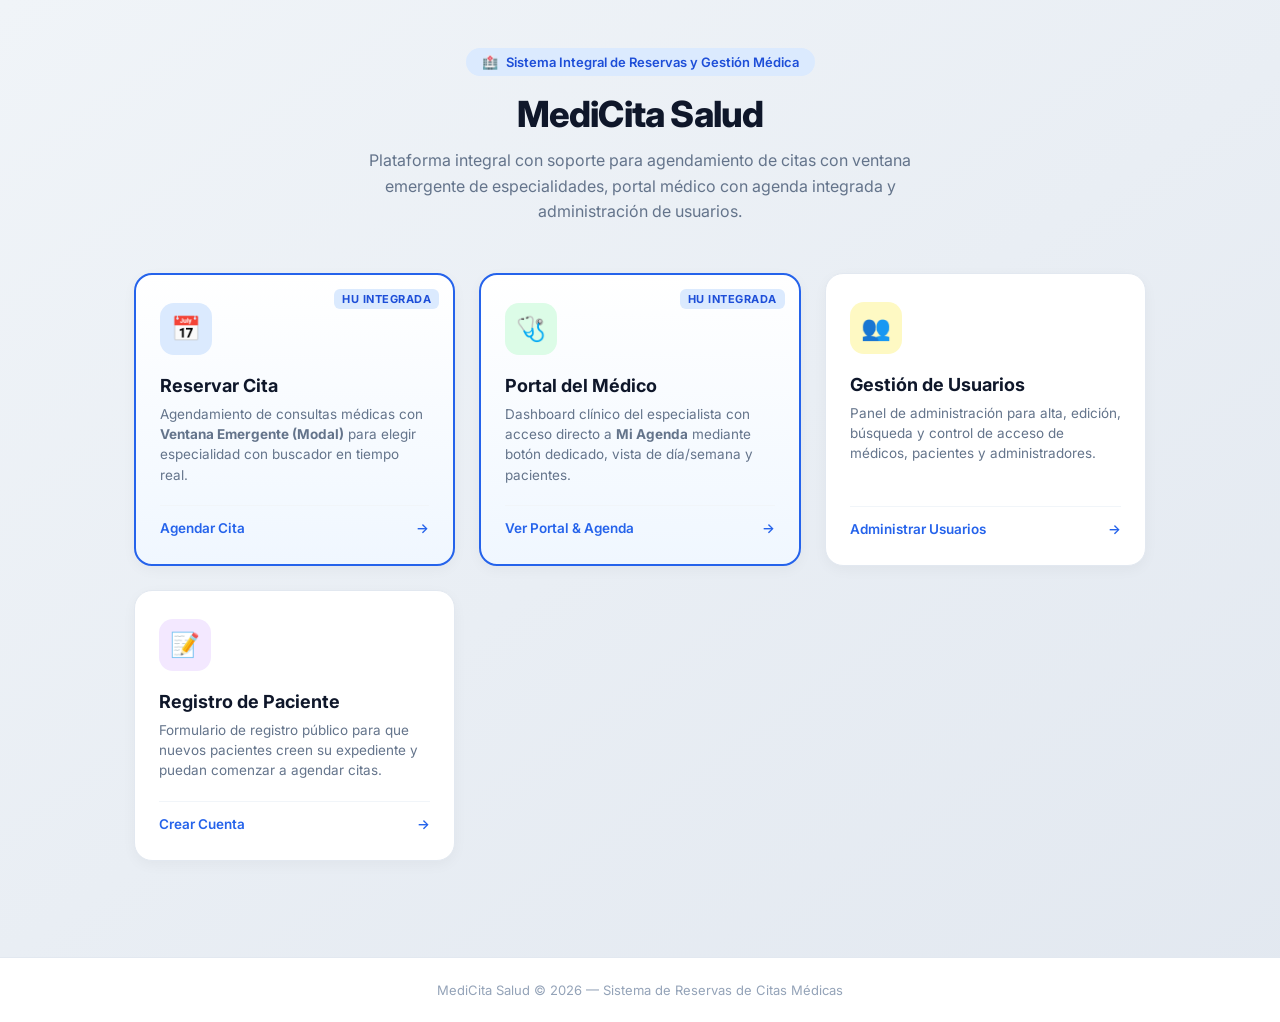
<file: frontend/index.html>
<!DOCTYPE html>
<html lang="es">
<head>
    <meta charset="UTF-8">
    <meta name="viewport" content="width=device-width, initial-scale=1.0">
    <title>MediCita Salud – Sistema de Reserva de Citas</title>
    <meta name="description" content="Sistema integral para gestión de citas médicas, especialidades, agenda médica y administración de usuarios.">
    <link href="https://fonts.googleapis.com/css2?family=Inter:wght@400;500;600;700;800&display=swap" rel="stylesheet">
    <style>
        * {
            box-sizing: border-box;
            margin: 0;
            padding: 0;
            font-family: 'Inter', -apple-system, BlinkMacSystemFont, "Segoe UI", Roboto, sans-serif;
        }

        body {
            background: linear-gradient(145deg, #f0f4f8 0%, #e2e8f0 100%);
            color: #0f172a;
            min-height: 100vh;
            display: flex;
            flex-direction: column;
            justify-content: space-between;
        }

        .container {
            max-width: 1060px;
            margin: 0 auto;
            padding: 48px 24px;
            width: 100%;
        }

        .hero-header {
            text-align: center;
            margin-bottom: 48px;
        }

        .hero-badge {
            display: inline-flex;
            align-items: center;
            gap: 8px;
            background: #dbeafe;
            color: #1d4ed8;
            font-size: 13px;
            font-weight: 600;
            padding: 6px 16px;
            border-radius: 20px;
            margin-bottom: 16px;
        }

        .hero-title {
            font-size: 36px;
            font-weight: 800;
            letter-spacing: -0.8px;
            color: #0f172a;
            margin-bottom: 12px;
        }

        .hero-desc {
            font-size: 16px;
            color: #64748b;
            max-width: 620px;
            margin: 0 auto;
            line-height: 1.6;
        }

        .grid-features {
            display: grid;
            grid-template-columns: repeat(auto-fit, minmax(240px, 1fr));
            gap: 24px;
            margin-bottom: 48px;
        }

        .feature-card {
            background: #ffffff;
            border: 1px solid #e2e8f0;
            border-radius: 18px;
            padding: 28px 24px;
            text-decoration: none;
            color: inherit;
            display: flex;
            flex-direction: column;
            justify-content: space-between;
            box-shadow: 0 4px 14px rgba(0, 0, 0, 0.04);
            transition: all 0.22s cubic-bezier(0.16, 1, 0.3, 1);
            position: relative;
            overflow: hidden;
        }

        .feature-card:hover {
            transform: translateY(-4px);
            box-shadow: 0 12px 28px -6px rgba(15, 23, 42, 0.12);
            border-color: #3b82f6;
        }

        .feature-card.highlight {
            border: 2px solid #2563eb;
            background: linear-gradient(180deg, #ffffff 0%, #f0f7ff 100%);
        }

        .feature-tag {
            position: absolute;
            top: 14px;
            right: 14px;
            font-size: 11px;
            font-weight: 700;
            text-transform: uppercase;
            letter-spacing: 0.5px;
            padding: 3px 8px;
            border-radius: 6px;
            background: #dbeafe;
            color: #1d4ed8;
        }

        .card-icon-box {
            width: 52px;
            height: 52px;
            border-radius: 14px;
            display: flex;
            align-items: center;
            justify-content: center;
            font-size: 24px;
            margin-bottom: 20px;
        }

        .feature-card:nth-child(1) .card-icon-box { background: #dbeafe; color: #1d4ed8; }
        .feature-card:nth-child(2) .card-icon-box { background: #dcfce7; color: #15803d; }
        .feature-card:nth-child(3) .card-icon-box { background: #fef9c3; color: #a16207; }
        .feature-card:nth-child(4) .card-icon-box { background: #f3e8ff; color: #7c3aed; }

        .feature-title {
            font-size: 18px;
            font-weight: 700;
            color: #0f172a;
            margin-bottom: 8px;
        }

        .feature-detail {
            font-size: 13.5px;
            color: #64748b;
            line-height: 1.5;
            margin-bottom: 20px;
        }

        .feature-cta {
            display: flex;
            align-items: center;
            justify-content: space-between;
            font-size: 13.5px;
            font-weight: 600;
            color: #2563eb;
            padding-top: 14px;
            border-top: 1px solid #f1f5f9;
        }

        .feature-card:hover .feature-cta span.arrow {
            transform: translateX(4px);
        }

        .feature-cta span.arrow {
            transition: transform 0.2s ease;
        }

        .footer {
            text-align: center;
            padding: 24px;
            font-size: 13px;
            color: #94a3b8;
            border-top: 1px solid #e2e8f0;
            background: #ffffff;
        }
    </style>
</head>
<body>

    <main class="container">
        
        <header class="hero-header">
            <div class="hero-badge">
                <span>🏥</span> Sistema Integral de Reservas y Gestión Médica
            </div>
            <h1 class="hero-title">MediCita Salud</h1>
            <p class="hero-desc">
                Plataforma integral con soporte para agendamiento de citas con ventana emergente de especialidades, portal médico con agenda integrada y administración de usuarios.
            </p>
        </header>

        <section class="grid-features">

            <!-- Tarjeta 1: Reservar Cita (HU Especialidad en Modal) -->
            <a href="pages/citas.html" class="feature-card highlight">
                <span class="feature-tag">HU Integrada</span>
                <div>
                    <div class="card-icon-box">📅</div>
                    <h2 class="feature-title">Reservar Cita</h2>
                    <p class="feature-detail">
                        Agendamiento de consultas médicas con <strong>Ventana Emergente (Modal)</strong> para elegir especialidad con buscador en tiempo real.
                    </p>
                </div>
                <div class="feature-cta">
                    <span>Agendar Cita</span>
                    <span class="arrow">→</span>
                </div>
            </a>

            <!-- Tarjeta 2: Portal Médico (HU Agenda en Botón) -->
            <a href="pages/medico.html" class="feature-card highlight">
                <span class="feature-tag">HU Integrada</span>
                <div>
                    <div class="card-icon-box">🩺</div>
                    <h2 class="feature-title">Portal del Médico</h2>
                    <p class="feature-detail">
                        Dashboard clínico del especialista con acceso directo a <strong>Mi Agenda</strong> mediante botón dedicado, vista de día/semana y pacientes.
                    </p>
                </div>
                <div class="feature-cta">
                    <span>Ver Portal & Agenda</span>
                    <span class="arrow">→</span>
                </div>
            </a>

            <!-- Tarjeta 3: Gestión de Usuarios -->
            <a href="pages/usuarios.html" class="feature-card">
                <div>
                    <div class="card-icon-box">👥</div>
                    <h2 class="feature-title">Gestión de Usuarios</h2>
                    <p class="feature-detail">
                        Panel de administración para alta, edición, búsqueda y control de acceso de médicos, pacientes y administradores.
                    </p>
                </div>
                <div class="feature-cta">
                    <span>Administrar Usuarios</span>
                    <span class="arrow">→</span>
                </div>
            </a>

            <!-- Tarjeta 4: Registro de Pacientes -->
            <a href="pages/signup.html" class="feature-card">
                <div>
                    <div class="card-icon-box">📝</div>
                    <h2 class="feature-title">Registro de Paciente</h2>
                    <p class="feature-detail">
                        Formulario de registro público para que nuevos pacientes creen su expediente y puedan comenzar a agendar citas.
                    </p>
                </div>
                <div class="feature-cta">
                    <span>Crear Cuenta</span>
                    <span class="arrow">→</span>
                </div>
            </a>

        </section>

    </main>

    <footer class="footer">
        MediCita Salud &copy; 2026 — Sistema de Reservas de Citas Médicas
    </footer>

</body>
</html>
</file>
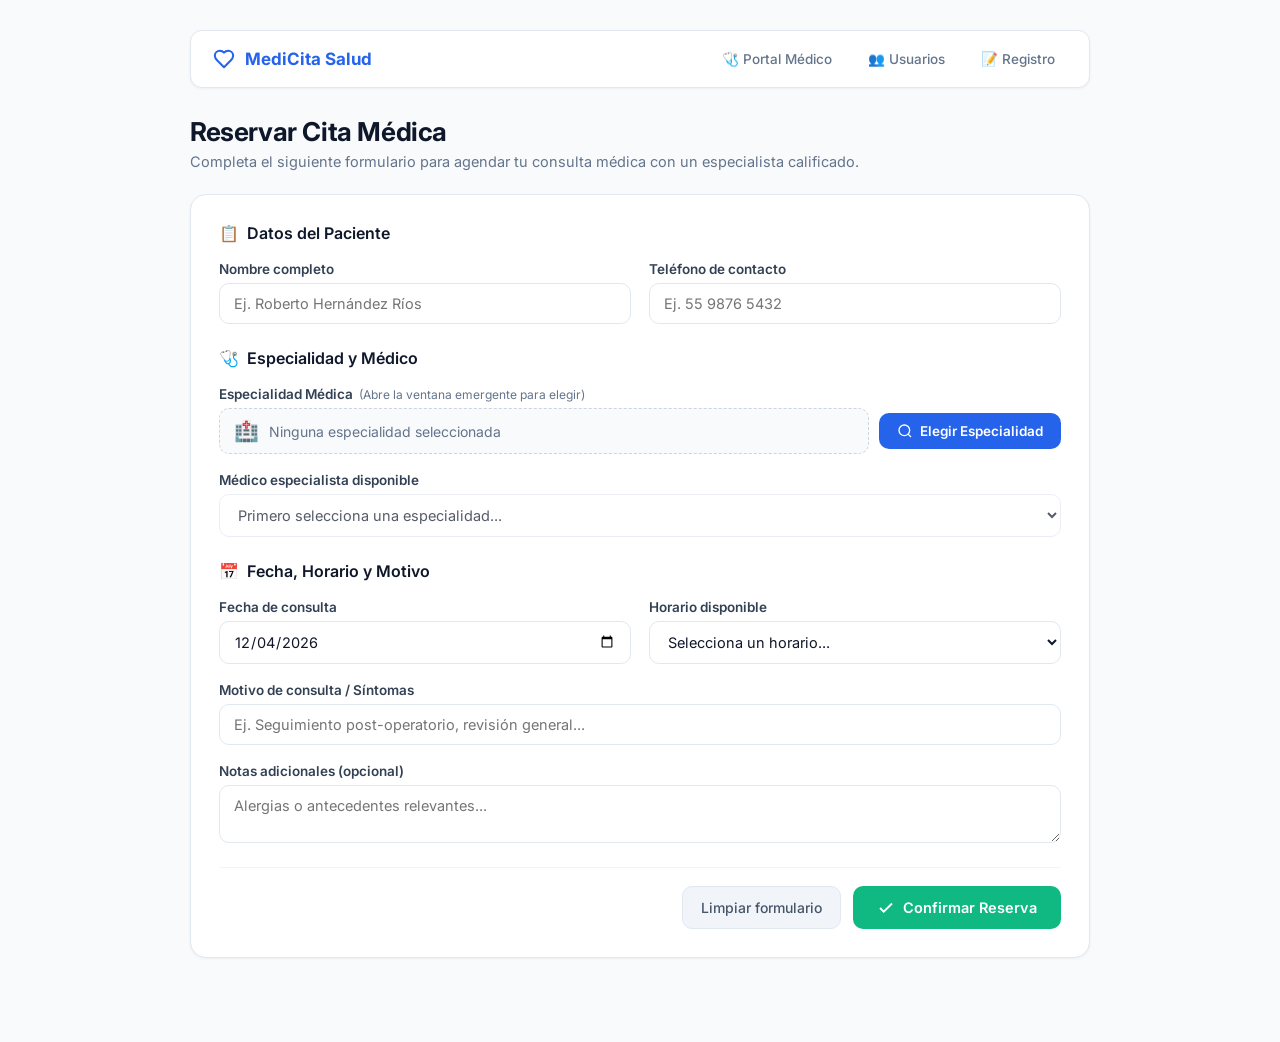
<file: frontend/pages/citas.html>
<!DOCTYPE html>
<html lang="es">
<head>
    <meta charset="UTF-8">
    <meta name="viewport" content="width=device-width, initial-scale=1.0">
    <title>Reservar Cita Médica – Portal de Pacientes</title>
    <meta name="description" content="Agenda tu cita médica fácilmente eligiendo entre nuestras especialidades y médicos disponibles.">
    <!-- Google Fonts -->
    <link href="https://fonts.googleapis.com/css2?family=Inter:wght@400;500;600;700;800&display=swap" rel="stylesheet">
    <link rel="stylesheet" href="../css/citas.css">
</head>
<body>

<div class="citas-layout">

    <!-- ── Navegación Superior ── -->
    <nav class="top-nav">
        <a href="../index.html" class="brand-badge">
            <svg viewBox="0 0 24 24" fill="none" stroke="currentColor" stroke-width="2.2" stroke-linecap="round" stroke-linejoin="round">
                <path d="M19 14c1.49-1.46 3-3.21 3-5.5A5.5 5.5 0 0 0 16.5 3c-1.76 0-3 .5-4.5 2-1.5-1.5-2.74-2-4.5-2A5.5 5.5 0 0 0 2 8.5c0 2.3 1.5 4.05 3 5.5l7 7Z"/>
            </svg>
            <span>MediCita Salud</span>
        </a>
        <div class="nav-links-right">
            <a href="medico.html" class="nav-link-btn">🩺 Portal Médico</a>
            <a href="usuarios.html" class="nav-link-btn">👥 Usuarios</a>
            <a href="signup.html" class="nav-link-btn">📝 Registro</a>
        </div>
    </nav>

    <!-- ── Encabezado ── -->
    <header class="citas-header">
        <h1 class="citas-title">Reservar Cita Médica</h1>
        <p class="citas-subtitle">Completa el siguiente formulario para agendar tu consulta médica con un especialista calificado.</p>
    </header>

    <!-- ── Formulario de Cita ── -->
    <main class="cita-form-card">
        <form id="form-reserva-cita">

            <div class="form-section-title">
                <span>📋</span> Datos del Paciente
            </div>
            <div class="form-grid">
                <div class="form-group">
                    <label class="form-label" for="nombre-paciente">Nombre completo</label>
                    <input type="text" id="nombre-paciente" class="form-control" placeholder="Ej. Roberto Hernández Ríos" required>
                </div>
                <div class="form-group">
                    <label class="form-label" for="tel-paciente">Teléfono de contacto</label>
                    <input type="tel" id="tel-paciente" class="form-control" placeholder="Ej. 55 9876 5432" required>
                </div>
            </div>

            <div class="form-section-title" style="margin-top: 24px;">
                <span>🩺</span> Especialidad y Médico
            </div>
            
            <!-- Campo de Especialidad con Botón Emergente -->
            <div class="form-grid">
                <div class="form-group full-width">
                    <label class="form-label">
                        Especialidad Médica
                        <span style="font-weight: 400; color: #64748b; font-size: 12px;">(Abre la ventana emergente para elegir)</span>
                    </label>
                    <div class="especialidad-picker-wrapper">
                        <div class="especialidad-display" id="display-especialidad">
                            <span class="esp-icon">🏥</span>
                            <span>Ninguna especialidad seleccionada</span>
                        </div>
                        <button type="button" class="btn-open-modal" id="btn-abrir-modal">
                            <svg viewBox="0 0 24 24" fill="none" stroke="currentColor" stroke-width="2">
                                <circle cx="11" cy="11" r="8"></circle>
                                <line x1="21" y1="21" x2="16.65" y2="16.65"></line>
                            </svg>
                            Elegir Especialidad
                        </button>
                    </div>
                </div>

                <div class="form-group full-width">
                    <label class="form-label" for="select-medico">Médico especialista disponible</label>
                    <select id="select-medico" class="form-control" disabled required>
                        <option value="">Primero selecciona una especialidad...</option>
                    </select>
                </div>
            </div>

            <div class="form-section-title" style="margin-top: 24px;">
                <span>📅</span> Fecha, Horario y Motivo
            </div>
            <div class="form-grid">
                <div class="form-group">
                    <label class="form-label" for="fecha-cita">Fecha de consulta</label>
                    <input type="date" id="fecha-cita" class="form-control" required>
                </div>
                <div class="form-group">
                    <label class="form-label" for="hora-cita">Horario disponible</label>
                    <select id="hora-cita" class="form-control" required>
                        <option value="" disabled selected>Selecciona un horario...</option>
                        <option value="08:00">08:00 AM</option>
                        <option value="08:45">08:45 AM</option>
                        <option value="09:30">09:30 AM</option>
                        <option value="10:15">10:15 AM</option>
                        <option value="11:00">11:00 AM</option>
                        <option value="11:30">11:30 AM</option>
                        <option value="12:15">12:15 PM</option>
                    </select>
                </div>
                <div class="form-group full-width">
                    <label class="form-label" for="motivo-cita">Motivo de consulta / Síntomas</label>
                    <input type="text" id="motivo-cita" class="form-control" placeholder="Ej. Seguimiento post-operatorio, revisión general..." required>
                </div>
                <div class="form-group full-width">
                    <label class="form-label" for="nota-cita">Notas adicionales (opcional)</label>
                    <textarea id="nota-cita" class="form-control" rows="2" placeholder="Alergias o antecedentes relevantes..."></textarea>
                </div>
            </div>

            <div class="form-actions">
                <button type="button" class="btn-clear" id="btn-limpiar">Limpiar formulario</button>
                <button type="submit" class="btn-submit">
                    <svg style="width:18px;height:18px;" viewBox="0 0 24 24" fill="none" stroke="currentColor" stroke-width="2.5">
                        <polyline points="20 6 9 17 4 12"></polyline>
                    </svg>
                    Confirmar Reserva
                </button>
            </div>
        </form>
    </main>

</div>

<!-- ==========================================================================
     VENTANA EMERGENTE (MODAL) DE LA HU DE ESPECIALIDADES
     ========================================================================== -->
<div class="modal-backdrop" id="modal-especialidades" aria-hidden="true" role="dialog" aria-modal="true">
    <div class="modal-content">
        
        <!-- Encabezado del Modal -->
        <header class="modal-header">
            <div class="modal-title-group">
                <h2 class="modal-title">Elige una especialidad</h2>
                <p class="modal-subtitle">Selecciona la especialidad médica para ver los médicos disponibles.</p>
            </div>
            <button type="button" class="modal-close-btn" id="btn-cerrar-modal" aria-label="Cerrar ventana de especialidades">✕</button>
        </header>

        <!-- Buscador -->
        <div class="modal-search-area">
            <div class="search-container">
                <svg class="search-icon" viewBox="0 0 24 24" fill="none" stroke="currentColor" stroke-width="2">
                    <circle cx="11" cy="11" r="8"></circle>
                    <line x1="21" y1="21" x2="16.65" y2="16.65"></line>
                </svg>
                <input 
                    type="text" 
                    id="input-busqueda" 
                    placeholder="Buscar especialidad..." 
                    oninput="filtrarEspecialidades()"
                    autocomplete="off"
                >
            </div>
        </div>

        <!-- Grid de Tarjetas de Especialidades -->
        <div class="modal-body-scroll">
            <section class="grid-especialidades" id="grid-especialidades" aria-label="Lista de especialidades médicas">
                <!-- Se inyecta dinámicamente desde citas.js -->
            </section>
        </div>

    </div>
</div>

<!-- Notificación Flotante -->
<div class="toast-alert" id="toast-alert" role="status" aria-live="polite"></div>

<script src="../js/config.js"></script>
<script src="../js/citas.js"></script>
</body>
</html>
</file>
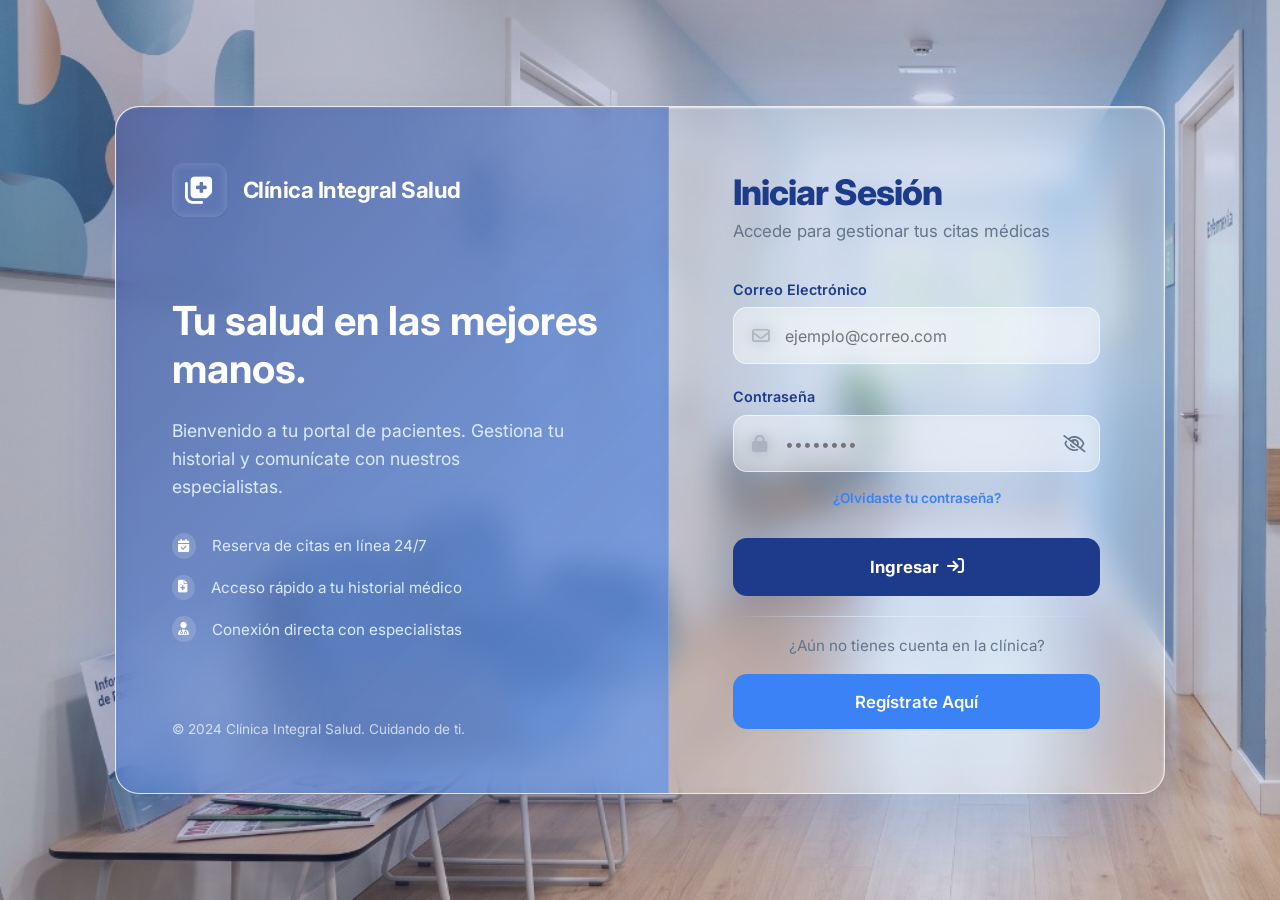
<file: frontend/pages/login.html>
<!DOCTYPE html>
<html lang="es">

<head>
    <meta charset="UTF-8">
    <meta name="viewport" content="width=device-width, initial-scale=1.0">
    <meta name="description"
        content="Portal de pacientes para la Clínica Integral Salud. Inicia sesión para gestionar tus citas.">
    <title>Iniciar Sesión - Clínica Integral Salud</title>

    <!-- Fuentes de Google: Inter -->
    <link rel="preconnect" href="https://fonts.googleapis.com">
    <link rel="preconnect" href="https://fonts.gstatic.com" crossorigin>
    <link href="https://fonts.googleapis.com/css2?family=Inter:wght@300;400;500;600;700;800&display=swap"
        rel="stylesheet">

    <!-- Iconos FontAwesome -->
    <link rel="stylesheet" href="https://cdnjs.cloudflare.com/ajax/libs/font-awesome/6.4.0/css/all.min.css">

    <!-- Estilos -->
    <link rel="stylesheet" href="../css/login.css">
</head>

<body>
    <div class="contenedor-login">
        <div class="tarjeta-login">

            <!-- Lado Izquierdo: Branding e Información -->
            <div class="seccion-informacion">
                <div class="marca-clinica">
                    <div class="caja-icono">
                        <i class="fa-solid fa-notes-medical"></i>
                    </div>
                    <h2>Clínica Integral Salud</h2>
                </div>

                <div class="contenido-informacion">
                    <h3>Tu salud en las mejores manos.</h3>
                    <p>Bienvenido a tu portal de pacientes. Gestiona tu historial y comunícate con nuestros
                        especialistas.</p>

                    <ul class="lista-caracteristicas">
                        <li>
                            <i class="fa-solid fa-calendar-check"></i>
                            <span>Reserva de citas en línea 24/7</span>
                        </li>
                        <li>
                            <i class="fa-solid fa-file-medical"></i>
                            <span>Acceso rápido a tu historial médico</span>
                        </li>
                        <li>
                            <i class="fa-solid fa-user-doctor"></i>
                            <span>Conexión directa con especialistas</span>
                        </li>
                    </ul>
                </div>

                <div class="info-footer">
                    <p>&copy; 2024 Clínica Integral Salud. Cuidando de ti.</p>
                </div>
            </div>

            <!-- Lado Derecho: Formulario de Login -->
            <div class="seccion-formulario">
                <div class="form-header">
                    <h2>Iniciar Sesión</h2>
                    <p>Accede para gestionar tus citas médicas</p>
                </div>

                <form id="formularioLogin" class="formulario" action="#" method="POST">

                    <!-- Campo: Correo Electrónico -->
                    <div class="grupo-campo">
                        <label for="correo">Correo Electrónico</label>
                        <div class="contenedor-input">
                            <i class="fa-regular fa-envelope"></i>
                            <input type="email" id="correo" placeholder="ejemplo@correo.com" required
                                autocomplete="email">
                        </div>
                    </div>

                    <!-- Campo: Contraseña -->
                    <div class="grupo-campo">
                        <label for="contrasena">Contraseña</label>
                        <div class="contenedor-input">
                            <i class="fa-solid fa-lock"></i>
                            <input type="password" id="contrasena" placeholder="••••••••" required
                                autocomplete="current-password">
                            <button type="button" class="boton-mostrar-clave" aria-label="Mostrar contraseña">
                                <i class="fa-regular fa-eye-slash"></i>
                            </button>
                        </div>
                        <a href="#" class="enlace-olvidaste-clave">¿Olvidaste tu contraseña?</a>
                    </div>

                    <!-- Botón Enviar -->
                    <button type="submit" class="boton-principal">
                        Ingresar <i class="fa-solid fa-arrow-right-to-bracket"></i>
                    </button>
                    <!-- Contenedor para mensajes de error -->
                    <p id="mensajeError"
                        style="color: #ef4444; font-size: 0.9rem; text-align: center; display: none; margin-top: 10px;">
                    </p>
                </form>

                <!-- Footer del formulario (Registro) -->
                <div class="form-footer">
                    <p>¿Aún no tienes cuenta en la clínica?</p>
                    <a href="signup.html" class="boton-secundario">Regístrate Aquí</a>
                </div>
            </div>

        </div>
    </div>

    <!-- Script de interactividad exclusivo para el inicio de sesión -->
    <script src="../js/login.js"></script>
</body>

</html>
</file>
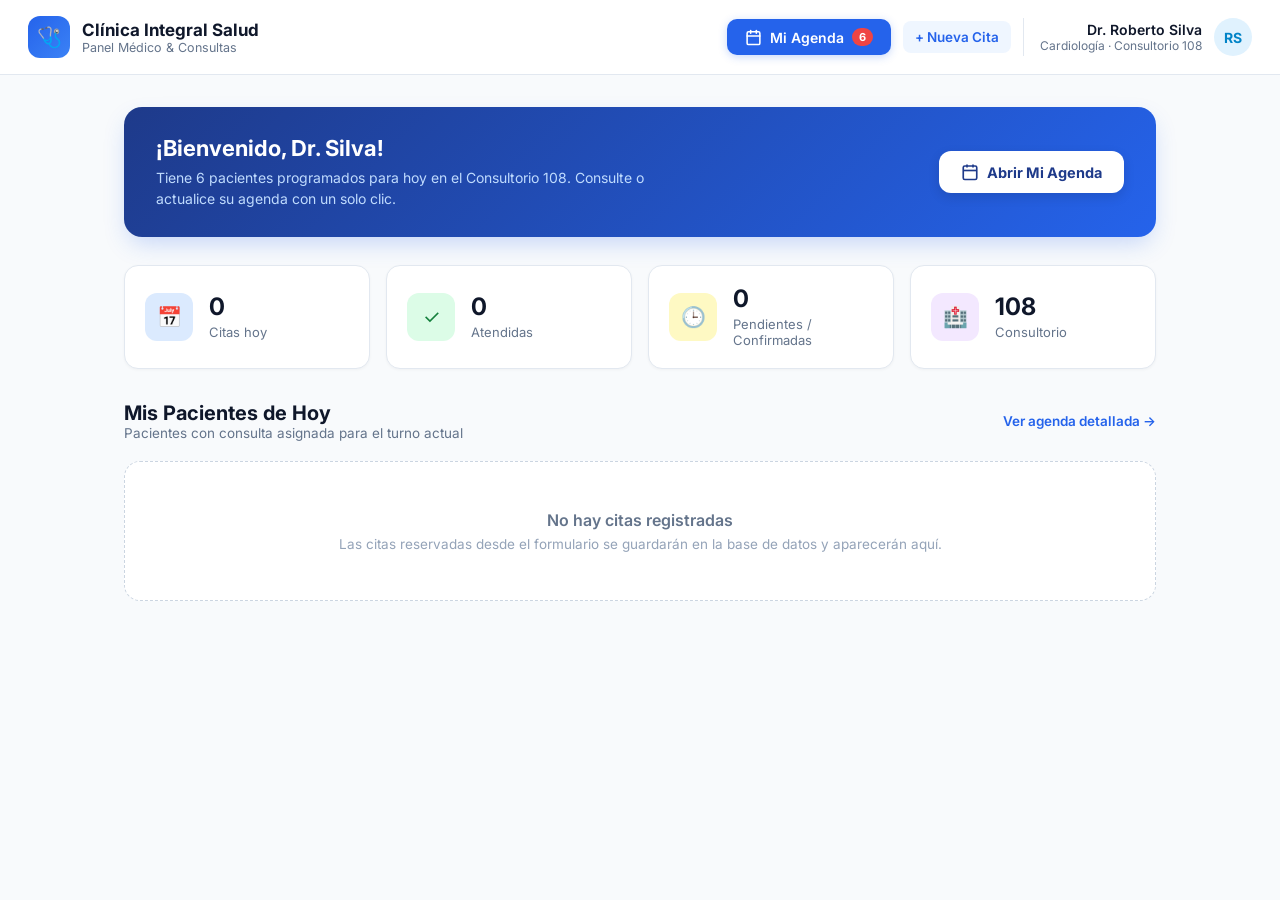
<file: frontend/pages/medico.html>
<!DOCTYPE html>
<html lang="es">
<head>
    <meta charset="UTF-8">
    <meta name="viewport" content="width=device-width, initial-scale=1.0">
    <title>Portal Médico – MediCita Salud</title>
    <meta name="description" content="Panel de control del médico para consultar pacientes y visualizar la agenda diaria y semanal.">
    <!-- Google Fonts -->
    <link href="https://fonts.googleapis.com/css2?family=Inter:wght@400;500;600;700;800&display=swap" rel="stylesheet">
    <link rel="stylesheet" href="../css/medico.css">
    <link rel="stylesheet" href="../css/agenda.css">
</head>
<body>

    <!-- ===== HEADER DEL MÉDICO ===== -->
    <header class="header-medico">
        <div class="header-marca">
            <div class="header-icono">🩺</div>
            <div class="header-titulo">
                <h1>Clínica Integral Salud</h1>
                <p>Panel Médico & Consultas</p>
            </div>
        </div>

        <div class="header-actions">
            <!-- Botón solicitado: Acceso a Mi Agenda desde la página del médico -->
            <button type="button" class="btn-agenda-header" id="btn-abrir-agenda-header" aria-label="Abrir mi agenda">
                <svg viewBox="0 0 24 24" fill="none" stroke="currentColor" stroke-width="2.2" stroke-linecap="round" stroke-linejoin="round">
                    <rect x="3" y="4" width="18" height="18" rx="2" ry="2"></rect>
                    <line x1="16" y1="2" x2="16" y2="6"></line>
                    <line x1="8" y1="2" x2="8" y2="6"></line>
                    <line x1="3" y1="10" x2="21" y2="10"></line>
                </svg>
                <span>Mi Agenda</span>
                <span class="agenda-badge-count">6</span>
            </button>

            <a href="citas.html" style="text-decoration:none; font-size:13.5px; font-weight:600; color:#2563eb; padding:8px 12px; border-radius:8px; background:#eff6ff;">
                + Nueva Cita
            </a>

            <div class="header-usuario">
                <div class="info-medico-header">
                    <div class="nombre-medico">Dr. Roberto Silva</div>
                    <div class="especialidad-medico">Cardiología · Consultorio 108</div>
                </div>
                <div class="avatar-medico">RS</div>
            </div>
        </div>
    </header>

    <!-- ===== CONTENIDO PRINCIPAL ===== -->
    <main class="contenido-principal">

        <!-- Banner con botón destacado para abrir la agenda -->
        <section class="welcome-banner">
            <div class="welcome-text">
                <h2>¡Bienvenido, Dr. Silva!</h2>
                <p>Tiene 6 pacientes programados para hoy en el Consultorio 108. Consulte o actualice su agenda con un solo clic.</p>
            </div>
            <button type="button" class="btn-banner-agenda" id="btn-abrir-agenda-banner">
                <svg style="width:18px;height:18px;" viewBox="0 0 24 24" fill="none" stroke="currentColor" stroke-width="2.2">
                    <rect x="3" y="4" width="18" height="18" rx="2" ry="2"></rect>
                    <line x1="16" y1="2" x2="16" y2="6"></line>
                    <line x1="8" y1="2" x2="8" y2="6"></line>
                    <line x1="3" y1="10" x2="21" y2="10"></line>
                </svg>
                Abrir Mi Agenda
            </button>
        </section>

        <!-- Tarjetas de Estadísticas -->
        <section class="stats-bar" aria-label="Resumen de citas del médico">
            <div class="stat-card">
                <div class="stat-icono azul">📅</div>
                <div class="stat-info">
                    <div class="valor" id="stat-total">0</div>
                    <div class="etiqueta">Citas hoy</div>
                </div>
            </div>
            <div class="stat-card">
                <div class="stat-icono verde">✓</div>
                <div class="stat-info">
                    <div class="valor" id="stat-confirmadas">0</div>
                    <div class="etiqueta">Atendidas</div>
                </div>
            </div>
            <div class="stat-card">
                <div class="stat-icono amarillo">🕒</div>
                <div class="stat-info">
                    <div class="valor" id="stat-pendientes">0</div>
                    <div class="etiqueta">Pendientes / Confirmadas</div>
                </div>
            </div>
            <div class="stat-card">
                <div class="stat-icono morado">🏥</div>
                <div class="stat-info">
                    <div class="valor">108</div>
                    <div class="etiqueta">Consultorio</div>
                </div>
            </div>
        </section>

        <!-- Sección de Pacientes del Día -->
        <div class="seccion-header">
            <div>
                <h2>Mis Pacientes de Hoy</h2>
                <p>Pacientes con consulta asignada para el turno actual</p>
            </div>
            <button type="button" class="btn-secondary-link" onclick="abrirAgenda()" style="background:none; border:none; cursor:pointer;">
                Ver agenda detallada →
            </button>
        </div>

        <section class="lista-pacientes" id="contenedor-pacientes" aria-label="Lista de pacientes">
            <!-- Renderizado dinámico desde medico.js -->
        </section>

    </main>

    <!-- ==========================================================================
         VENTANA EMERGENTE (MODAL) DE LA HU DE AGENDA MÉDICA
         ========================================================================== -->
    <div class="modal-agenda-backdrop" id="modal-agenda" aria-hidden="true" role="dialog" aria-modal="true">
        <div class="modal-agenda-content">
            
            <!-- Barra superior del modal -->
            <div class="modal-agenda-header-bar">
                <h3>
                    <svg style="width:20px;height:20px;color:#2563eb;" viewBox="0 0 24 24" fill="none" stroke="currentColor" stroke-width="2">
                        <rect x="3" y="4" width="18" height="18" rx="2" ry="2"></rect>
                        <line x1="16" y1="2" x2="16" y2="6"></line>
                        <line x1="8" y1="2" x2="8" y2="6"></line>
                        <line x1="3" y1="10" x2="21" y2="10"></line>
                    </svg>
                    Portal Médico – Agenda del Especialista
                </h3>
                <button type="button" class="modal-agenda-close-btn" id="btn-cerrar-agenda" aria-label="Cerrar agenda">✕</button>
            </div>

            <!-- Contenido con scroll con la HU de Agenda completa -->
            <div class="modal-agenda-body-scroll">
                
                <div class="agenda-container" style="padding: 0; max-width: 100%;">

                    <!-- ── Encabezado ── -->
                    <header class="agenda-header">
                        <div class="agenda-header-left">
                            <h1 class="agenda-title">Mi agenda</h1>
                            <p class="agenda-week" id="semana-label">Semana del 9 al 13 de junio 2025</p>
                        </div>
                        <div class="agenda-view-toggle">
                            <button type="button" class="toggle-btn active" id="btn-hoy" onclick="cambiarVista('hoy')">Hoy</button>
                            <button type="button" class="toggle-btn" id="btn-semana" onclick="cambiarVista('semana')">Semana</button>
                        </div>
                    </header>

                    <!-- ── Chips de resumen ── -->
                    <div class="agenda-chips">
                        <span class="chip chip-blue" id="chip-total">6 citas hoy</span>
                        <span class="chip chip-green" id="chip-atendidas">1 atendidas</span>
                        <span class="chip chip-yellow" id="chip-pendientes">4 pendientes</span>
                        <span class="chip chip-purple">Consultorio 108</span>
                    </div>

                    <!-- ── Navegación de día ── -->
                    <div class="agenda-nav">
                        <button type="button" class="nav-arrow" id="btn-prev" onclick="cambiarDia(-1)" aria-label="Día anterior">
                            <svg viewBox="0 0 24 24" fill="none" stroke="currentColor" stroke-width="2.5">
                                <polyline points="15 18 9 12 15 6"/>
                            </svg>
                        </button>
                        <div class="agenda-nav-center">
                            <p class="agenda-day-label" id="dia-label">Miércoles 11 de junio</p>
                            <p class="agenda-today-badge" id="hoy-badge">Hoy</p>
                        </div>
                        <button type="button" class="nav-arrow" id="btn-next" onclick="cambiarDia(1)" aria-label="Día siguiente">
                            <svg viewBox="0 0 24 24" fill="none" stroke="currentColor" stroke-width="2.5">
                                <polyline points="9 18 15 12 9 6"/>
                            </svg>
                        </button>
                    </div>

                    <!-- ── Lista de citas dinámicas ── -->
                    <section class="citas-list" id="citas-list" aria-label="Lista de citas programadas">
                        <!-- Inyectado dinámicamente desde agenda.js -->
                    </section>

                </div>

            </div>

        </div>
    </div>

    <script src="../js/config.js"></script>
    <script src="../js/agenda.js"></script>
    <script src="../js/medico.js"></script>
</body>
</html>
</file>
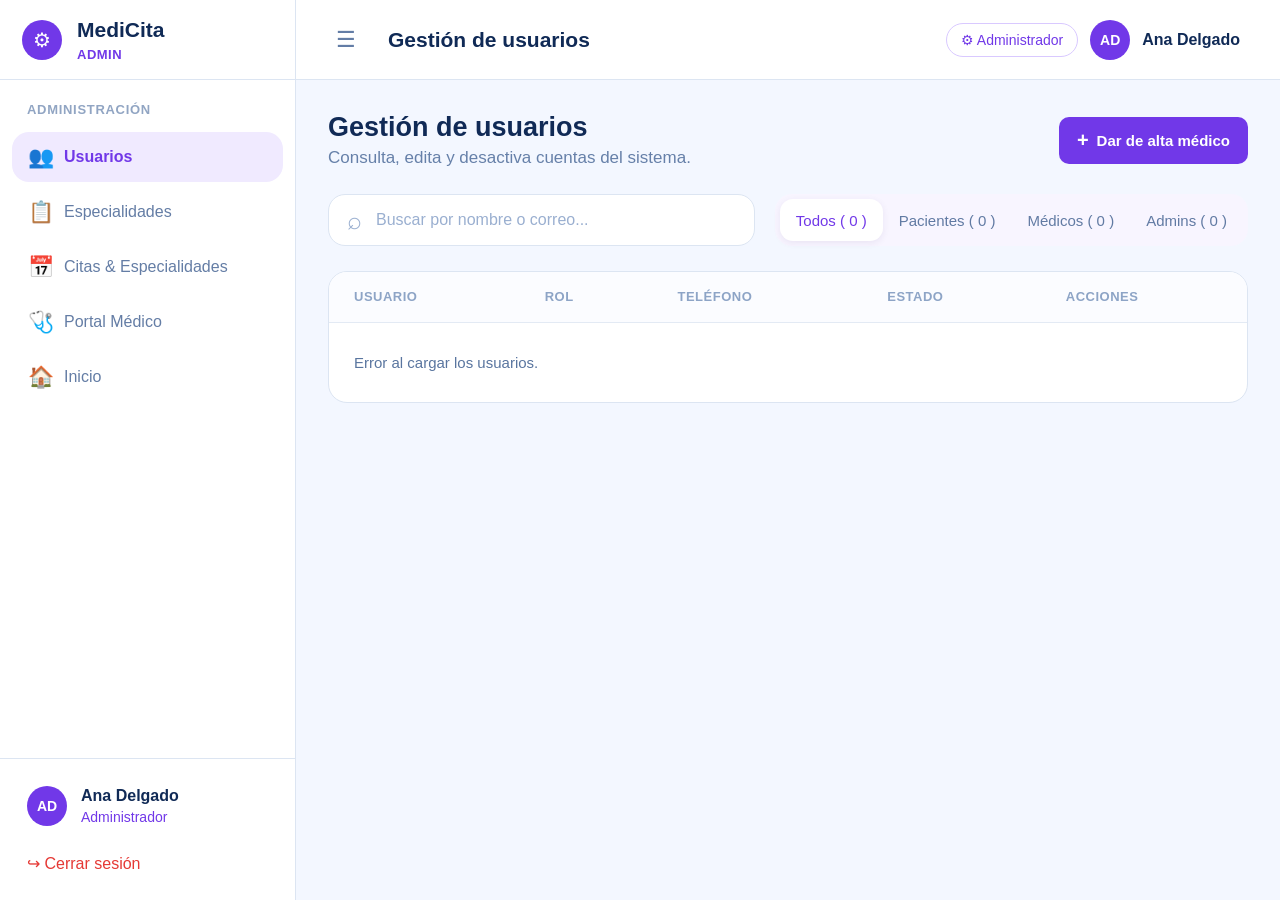
<file: frontend/pages/usuarios.html>
<!DOCTYPE html>
<html lang="es">

<head>
    <meta charset="UTF-8">
    <meta name="viewport" content="width=device-width, initial-scale=1.0">

    <title>Gestión de usuarios</title>

    <!-- CSS -->
    <link rel="stylesheet" href="../css/usuarios.css">
</head>

<body>

    <!-- =========================================
         CONTENEDOR PRINCIPAL
    ========================================== -->
    <div class="app">


        <!-- =========================================
             BARRA LATERAL
        ========================================== -->
        <aside class="sidebar">

            <!-- Logo y nombre -->
            <div class="sidebar-header">

                <div class="logo">
                    ⚙
                </div>

                <div>
                    <h2>MediCita</h2>
                    <span>ADMIN</span>
                </div>

            </div>


            <!-- Navegación -->
            <nav class="sidebar-nav">

                <p class="nav-title">
                    ADMINISTRACIÓN
                </p>

                <a href="#" class="nav-item active">
                    <span>👥</span>
                    <span>Usuarios</span>
                </a>

                <a href="especialidades.html" class="nav-item">
                    <span>&#128203;</span>
                    <span>Especialidades</span>
                </a>

                <a href="citas.html" class="nav-item">
                    <span>📅</span>
                    <span>Citas & Especialidades</span>
                </a>

                <a href="medico.html" class="nav-item">
                    <span>🩺</span>
                    <span>Portal Médico</span>
                </a>

                <a href="../index.html" class="nav-item">
                    <span>🏠</span>
                    <span>Inicio</span>
                </a>

            </nav>


            <!-- Usuario del sistema -->
            <div class="sidebar-footer">

                <div class="user-info">

                    <div class="user-avatar">
                        AD
                    </div>

                    <div>
                        <strong>Ana Delgado</strong>
                        <span>Administrador</span>
                    </div>

                </div>


                <button
                    type="button"
                    id="btnCerrarSesion"
                >
                    ↪ Cerrar sesión
                </button>

            </div>

        </aside>



        <!-- =========================================
             CONTENIDO DERECHO
        ========================================== -->
        <div class="content">


            <!-- =========================================
                 BARRA SUPERIOR
            ========================================== -->
            <header class="topbar">

                <button
                    type="button"
                    class="menu-button"
                >
                    ☰
                </button>


                <h1>
                    Gestión de usuarios
                </h1>


                <!-- Usuario actual -->
                <div class="topbar-user">

                    <span class="role">
                        ⚙ Administrador
                    </span>

                    <div class="user-avatar">
                        AD
                    </div>

                    <strong>
                        Ana Delgado
                    </strong>

                </div>

            </header>



            <!-- =========================================
                 CONTENIDO PRINCIPAL
            ========================================== -->
            <main class="main-content">


                <!-- =========================================
                     ENCABEZADO
                ========================================== -->
                <section class="page-header">

                    <div class="page-title">

                        <h2>
                            Gestión de usuarios
                        </h2>

                        <p>
                            Consulta, edita y desactiva cuentas del sistema.
                        </p>

                    </div>


                    <!-- Botón para mostrar formulario -->
                    <button
                        type="button"
                        id="btnAltaMedico"
                        class="btn-alta-medico"
                    >

                        <span>+</span>

                        Dar de alta médico

                    </button>

                </section>



                <!-- =========================================
                     VISTA DE USUARIOS
                     
                     Contiene:
                     - Buscador
                     - Filtros
                     - Tabla
                ========================================== -->
                <div id="vistaUsuarios">


                    <!-- =====================================
                         FILTROS
                    ====================================== -->
                    <section class="filters">


                        <!-- Buscador -->
                        <div class="search-container">

                            <span>
                                ⌕
                            </span>

                            <input
                                type="search"
                                id="buscarUsuario"
                                placeholder="Buscar por nombre o correo..."
                            >

                        </div>


                        <!-- Filtros por tipo -->
                        <div class="filter-tabs">


                            <!-- Todos -->
                            <button
                                type="button"
                                class="filter-tab active"
                                data-tipo=""
                            >
                                Todos
                                (
                                <span id="totalUsuarios">
                                    0
                                </span>
                                )
                            </button>


                            <!-- Pacientes -->
                            <button
                                type="button"
                                class="filter-tab"
                                data-tipo="paciente"
                            >
                                Pacientes
                                (
                                <span id="totalPacientes">
                                    0
                                </span>
                                )
                            </button>


                            <!-- Médicos -->
                            <button
                                type="button"
                                class="filter-tab"
                                data-tipo="medico"
                            >
                                Médicos
                                (
                                <span id="totalMedicos">
                                    0
                                </span>
                                )
                            </button>


                            <!-- Administradores -->
                            <button
                                type="button"
                                class="filter-tab"
                                data-tipo="administrador"
                            >
                                Admins
                                (
                                <span id="totalAdministradores">
                                    0
                                </span>
                                )
                            </button>

                        </div>

                    </section>



                    <!-- =====================================
                         TABLA DE USUARIOS
                    ====================================== -->
                    <section class="users-section">

                        <table id="tablaUsuarios">


                            <!-- Encabezados -->
                            <thead>

                                <tr>

                                    <th>
                                        USUARIO
                                    </th>

                                    <th>
                                        ROL
                                    </th>

                                    <th>
                                        TELÉFONO
                                    </th>

                                    <th>
                                        ESTADO
                                    </th>

                                    <th>
                                        ACCIONES
                                    </th>

                                </tr>

                            </thead>


                            <!-- Usuarios -->
                            <tbody id="cuerpoTablaUsuarios">

                                <!--
                                    Esta sección se llena
                                    dinámicamente desde usuarios.js
                                -->

                            </tbody>

                        </table>

                    </section>

                </div>



                <!-- =========================================
                     VISTA: REGISTRAR MÉDICO
                     
                     Esta sección comienza oculta.
                     JavaScript la mostrará al presionar:
                     "Dar de alta médico"
                ========================================== -->
                <section
                    id="vistaAltaMedico"
                    class="registro-medico"
                >

                    <h2>
                        Registrar nuevo médico
                    </h2>


                    <!-- Formulario -->
                    <form id="formularioMedico">
                        <!-- Nombre -->
                        <div class="form-group">

                            <label for="nombre">
                                Nombre
                            </label>

                            <input
                                type="text"
                                id="nombre"
                                required
                            >

                        </div>


                        <!-- Apellido paterno -->
                        <div class="form-group">

                            <label for="apellidoPaterno">
                                Apellido paterno
                            </label>

                            <input
                                type="text"
                                id="apellidoPaterno"
                                required
                            >

                        </div>


                        <!-- Apellido materno -->
                        <div class="form-group">

                            <label for="apellidoMaterno">
                                Apellido materno
                            </label>

                            <input
                                type="text"
                                id="apellidoMaterno"
                            >

                        </div>


                        <!-- Correo -->
                        <div class="form-group">

                            <label for="correo">
                                Correo electrónico
                            </label>

                            <input
                                type="email"
                                id="correo"
                                required
                            >

                        </div>


                        <!-- Teléfono -->
                        <div class="form-group">

                            <label for="telefono">
                                Teléfono
                            </label>

                            <input
                                type="tel"
                                id="telefono"
                            >

                        </div>


                        <!-- Contraseña -->
                        <div class="form-group">

                            <label for="contrasena">
                                Contraseña temporal
                            </label>

                            <input
                                type="password"
                                id="contrasena"
                                required
                            >

                        </div>


                        <!-- Cédula profesional -->
                        <div class="form-group">

                            <label for="cedulaProfesional">
                                Cédula profesional
                            </label>

                            <input
                                type="text"
                                id="cedulaProfesional"
                                required
                            >

                        </div>


                        <!-- Consultorio -->
                        <div class="form-group">

                            <label for="consultorio">
                                Consultorio
                            </label>

                            <input
                                type="text"
                                id="consultorio"
                            >

                        </div>
                        
                        <!-- Especialidades: selector desplegable con buscador -->
                        <div class="form-group">

                            <label id="etiquetaEspecialidades">
                                Especialidades
                            </label>

                            <div class="selector-especialidades" id="selectorEspecialidades">

                                <!-- Campo que muestra lo elegido y abre el panel -->
                                <button
                                    type="button"
                                    id="btnSelectorEspecialidades"
                                    class="selector-trigger"
                                    aria-haspopup="true"
                                    aria-expanded="false"
                                    aria-labelledby="etiquetaEspecialidades"
                                >
                                    <span id="resumenEspecialidades" class="selector-resumen">
                                        Especialidad
                                    </span>
                                    <span class="selector-flecha" aria-hidden="true">&#9662;</span>
                                </button>

                                <!-- Panel desplegable -->
                                <div id="panelEspecialidades" class="selector-panel" hidden>

                                    <input
                                        type="search"
                                        id="buscarEspecialidad"
                                        class="selector-buscar"
                                        placeholder="Buscar especialidad..."
                                        autocomplete="off"
                                    >

                                    <!-- Se llena dinámicamente desde usuarios.js -->
                                    <div
                                        id="listaEspecialidades"
                                        class="selector-lista"
                                        role="group"
                                        aria-labelledby="etiquetaEspecialidades"
                                    >
                                        <span class="texto-ayuda">
                                            Cargando especialidades...
                                        </span>
                                    </div>

                                    <p
                                        id="sinResultadosEspecialidades"
                                        class="texto-ayuda selector-sin-resultados"
                                        hidden
                                    >
                                        No se encontraron especialidades.
                                    </p>

                                </div>

                            </div>

                        </div>


                        <!-- Horas máximas -->
                        <div class="form-group">

                            <label for="horasMaximas">
                                Horas máximas semanales
                            </label>

                            <input
                                type="number"
                                id="horasMaximas"
                            >
                        </div>


                        <!-- Botón -->
                        <button
                            type="submit"
                        >
                            Registrar médico
                        </button>

                    </form>

                </section>

            </main>

        </div>

    </div>



    <!-- =========================================
         JAVASCRIPT
    ========================================== -->

    <!-- Configuración de la API -->
    <script src="../js/config.js"></script>

    <!-- Lógica de usuarios -->
    <script src="../js/usuarios.js"></script>

</body>

</html>
</file>
<file: frontend/css/citas.css>
/* ==========================================================================
   ESTILOS PARA PÁGINA DE CITAS Y VENTANA EMERGENTE DE ESPECIALIDADES
   ========================================================================== */

* {
    box-sizing: border-box;
    margin: 0;
    padding: 0;
    font-family: 'Inter', -apple-system, BlinkMacSystemFont, "Segoe UI", Roboto, sans-serif;
}

:root {
    --primary: #2563eb;
    --primary-hover: #1d4ed8;
    --primary-light: #eff6ff;
    --primary-border: #bfdbfe;
    --text-main: #0f172a;
    --text-muted: #64748b;
    --bg-page: #f8fafc;
    --card-bg: #ffffff;
    --border-color: #e2e8f0;
    --shadow-sm: 0 1px 3px rgba(0, 0, 0, 0.05);
    --shadow-md: 0 6px 18px -4px rgba(15, 23, 42, 0.08);
    --shadow-lg: 0 20px 35px -10px rgba(15, 23, 42, 0.15);
    --radius-md: 12px;
    --radius-lg: 16px;
    --radius-xl: 20px;
}

body {
    background-color: var(--bg-page);
    color: var(--text-main);
    min-height: 100vh;
    padding: 30px 20px 60px;
}

.citas-layout {
    max-width: 900px;
    margin: 0 auto;
}

/* ── Barra Superior de Navegación ── */
.top-nav {
    display: flex;
    justify-content: space-between;
    align-items: center;
    margin-bottom: 28px;
    background: #ffffff;
    padding: 14px 22px;
    border-radius: var(--radius-md);
    border: 1px solid var(--border-color);
    box-shadow: var(--shadow-sm);
}

.brand-badge {
    display: flex;
    align-items: center;
    gap: 10px;
    font-weight: 700;
    font-size: 17px;
    color: var(--primary);
    text-decoration: none;
}

.brand-badge svg {
    width: 22px;
    height: 22px;
}

.nav-links-right {
    display: flex;
    gap: 12px;
}

.nav-link-btn {
    text-decoration: none;
    font-size: 13.5px;
    font-weight: 500;
    color: var(--text-muted);
    padding: 6px 12px;
    border-radius: 8px;
    transition: all 0.2s;
}

.nav-link-btn:hover {
    color: var(--primary);
    background: var(--primary-light);
}

/* ── Encabezado de la Página ── */
.citas-header {
    margin-bottom: 24px;
}

.citas-title {
    font-size: 26px;
    font-weight: 700;
    color: var(--text-main);
    letter-spacing: -0.4px;
    margin-bottom: 6px;
}

.citas-subtitle {
    font-size: 14.5px;
    color: var(--text-muted);
}

/* ── Tarjeta de Formulario ── */
.cita-form-card {
    background: var(--card-bg);
    border: 1px solid var(--border-color);
    border-radius: var(--radius-lg);
    box-shadow: var(--shadow-sm);
    padding: 28px;
    margin-bottom: 24px;
}

.form-section-title {
    font-size: 16px;
    font-weight: 600;
    color: var(--text-main);
    margin-bottom: 18px;
    display: flex;
    align-items: center;
    gap: 8px;
}

.form-grid {
    display: grid;
    grid-template-columns: 1fr 1fr;
    gap: 18px;
    margin-bottom: 18px;
}

.form-group {
    display: flex;
    flex-direction: column;
    gap: 6px;
}

.form-group.full-width {
    grid-column: 1 / -1;
}

.form-label {
    font-size: 13.5px;
    font-weight: 600;
    color: #334155;
    display: flex;
    align-items: center;
    gap: 6px;
}

.form-control {
    width: 100%;
    padding: 11px 14px;
    font-size: 14.5px;
    color: var(--text-main);
    background: #ffffff;
    border: 1px solid var(--border-color);
    border-radius: 10px;
    outline: none;
    transition: border-color 0.2s, box-shadow 0.2s;
}

.form-control:focus {
    border-color: var(--primary);
    box-shadow: 0 0 0 3px rgba(37, 99, 235, 0.12);
}

/* Campo selector con botón emergente */
.especialidad-picker-wrapper {
    display: flex;
    gap: 10px;
    align-items: center;
}

.especialidad-display {
    flex: 1;
    display: flex;
    align-items: center;
    gap: 10px;
    padding: 10px 14px;
    background: #f8fafc;
    border: 1px dashed #cbd5e1;
    border-radius: 10px;
    font-size: 14px;
    color: var(--text-muted);
    min-height: 44px;
}

.especialidad-display.selected {
    background: var(--primary-light);
    border: 1px solid var(--primary-border);
    color: var(--primary);
    font-weight: 600;
}

.especialidad-display .esp-icon {
    font-size: 20px;
}

.btn-open-modal {
    display: inline-flex;
    align-items: center;
    gap: 7px;
    padding: 10px 18px;
    background: var(--primary);
    color: #ffffff;
    border: none;
    border-radius: 10px;
    font-size: 13.5px;
    font-weight: 600;
    cursor: pointer;
    white-space: nowrap;
    transition: background 0.18s, transform 0.18s;
}

.btn-open-modal:hover {
    background: var(--primary-hover);
    transform: translateY(-1px);
}

.btn-open-modal svg {
    width: 16px;
    height: 16px;
}

.form-actions {
    display: flex;
    justify-content: flex-end;
    gap: 12px;
    margin-top: 24px;
    padding-top: 18px;
    border-top: 1px solid #f1f5f9;
}

.btn-submit {
    display: inline-flex;
    align-items: center;
    gap: 8px;
    padding: 12px 24px;
    background: #10b981;
    color: #ffffff;
    border: none;
    border-radius: 10px;
    font-size: 14.5px;
    font-weight: 600;
    cursor: pointer;
    transition: background 0.18s, transform 0.18s;
}

.btn-submit:hover {
    background: #059669;
    transform: translateY(-1px);
}

.btn-clear {
    padding: 12px 18px;
    background: #f1f5f9;
    color: #475569;
    border: 1px solid var(--border-color);
    border-radius: 10px;
    font-size: 14px;
    font-weight: 500;
    cursor: pointer;
    transition: background 0.18s;
}

.btn-clear:hover {
    background: #e2e8f0;
}

/* ==========================================================================
   VENTANA EMERGENTE (MODAL) - HU ESPECIALIDADES MÉDICAS
   ========================================================================== */

.modal-backdrop {
    position: fixed;
    top: 0;
    left: 0;
    width: 100vw;
    height: 100vh;
    background: rgba(15, 23, 42, 0.55);
    backdrop-filter: blur(4px);
    display: flex;
    align-items: center;
    justify-content: center;
    padding: 20px;
    z-index: 1000;
    opacity: 0;
    pointer-events: none;
    transition: opacity 0.25s ease;
}

.modal-backdrop.active {
    opacity: 1;
    pointer-events: auto;
}

.modal-content {
    background: #ffffff;
    width: 100%;
    max-width: 960px;
    max-height: 90vh;
    border-radius: var(--radius-xl);
    box-shadow: var(--shadow-lg);
    display: flex;
    flex-direction: column;
    overflow: hidden;
    transform: scale(0.95);
    transition: transform 0.25s cubic-bezier(0.16, 1, 0.3, 1);
}

.modal-backdrop.active .modal-content {
    transform: scale(1);
}

/* Encabezado del Modal */
.modal-header {
    display: flex;
    justify-content: space-between;
    align-items: flex-start;
    padding: 24px 28px 18px;
    border-bottom: 1px solid #f1f5f9;
}

.modal-title-group h2.modal-title {
    font-size: 22px;
    font-weight: 700;
    color: #0f172a;
    letter-spacing: -0.4px;
    margin-bottom: 4px;
}

.modal-title-group p.modal-subtitle {
    font-size: 14px;
    color: #64748b;
}

.modal-close-btn {
    background: transparent;
    border: none;
    color: #94a3b8;
    width: 36px;
    height: 36px;
    border-radius: 50%;
    display: flex;
    align-items: center;
    justify-content: center;
    font-size: 20px;
    cursor: pointer;
    transition: all 0.18s;
}

.modal-close-btn:hover {
    background: #f1f5f9;
    color: #0f172a;
}

/* Buscador dentro del modal */
.modal-search-area {
    padding: 16px 28px 8px;
}

.search-container {
    position: relative;
    width: 100%;
}

.search-icon {
    position: absolute;
    left: 16px;
    top: 50%;
    transform: translateY(-50%);
    width: 18px;
    height: 18px;
    stroke: #94a3b8;
    pointer-events: none;
}

.search-container input {
    width: 100%;
    padding: 13px 16px 13px 48px;
    font-size: 14.5px;
    border: 1px solid var(--border-color);
    border-radius: 12px;
    outline: none;
    background-color: #f8fafc;
    transition: border-color 0.2s ease, box-shadow 0.2s ease, background 0.2s ease;
}

.search-container input::placeholder {
    color: #94a3b8;
}

.search-container input:focus {
    background-color: #ffffff;
    border-color: var(--primary);
    box-shadow: 0 0 0 3px rgba(37, 99, 235, 0.1);
}

/* Cuerpo con Scroll para las Tarjetas */
.modal-body-scroll {
    padding: 16px 28px 28px;
    overflow-y: auto;
    flex: 1;
}

/* Grid de Tarjetas de Especialidades */
.grid-especialidades {
    display: grid;
    grid-template-columns: repeat(auto-fill, minmax(260px, 1fr));
    gap: 16px;
}

/* Tarjeta de Especialidad */
.card-esp {
    background: #ffffff;
    border: 1px solid #e2e8f0;
    border-radius: 14px;
    padding: 20px;
    display: flex;
    flex-direction: column;
    justify-content: space-between;
    min-height: 160px;
    cursor: pointer;
    transition: transform 0.18s ease, box-shadow 0.18s ease, border-color 0.18s ease;
}

.card-esp:hover {
    transform: translateY(-3px);
    box-shadow: 0 10px 24px -6px rgba(15, 23, 42, 0.1);
    border-color: #3b82f6;
}

.card-esp.active {
    border-color: #2563eb;
    background: #f0f7ff;
}

.card-icon {
    font-size: 30px;
    margin-bottom: 10px;
    display: inline-block;
}

.card-title {
    font-size: 16.5px;
    font-weight: 700;
    color: #0f172a;
    margin-bottom: 6px;
}

.card-desc {
    font-size: 13px;
    color: #64748b;
    line-height: 1.4;
    margin-bottom: 18px;
}

.card-footer {
    display: flex;
    justify-content: space-between;
    align-items: center;
    font-size: 12.5px;
    font-weight: 500;
    color: #64748b;
    border-top: 1px solid #f1f5f9;
    padding-top: 12px;
}

.card-arrow {
    font-size: 18px;
    font-weight: 700;
    color: #94a3b8;
    transition: transform 0.2s ease, color 0.2s ease;
}

.card-esp:hover .card-arrow {
    transform: translateX(4px);
    color: var(--primary);
}

/* Estado sin resultados */
.no-results {
    text-align: center;
    padding: 40px 20px;
    color: #94a3b8;
    font-size: 14px;
    grid-column: 1 / -1;
}

/* Alerta de Éxito / Confirmación */
.toast-alert {
    position: fixed;
    bottom: 24px;
    right: 24px;
    background: #0f172a;
    color: #ffffff;
    padding: 14px 22px;
    border-radius: 12px;
    box-shadow: 0 10px 25px rgba(0, 0, 0, 0.2);
    font-size: 14px;
    font-weight: 500;
    display: flex;
    align-items: center;
    gap: 10px;
    transform: translateY(100px);
    opacity: 0;
    transition: all 0.3s cubic-bezier(0.16, 1, 0.3, 1);
    z-index: 2000;
}

.toast-alert.show {
    transform: translateY(0);
    opacity: 1;
}

.toast-alert.success {
    background: #065f46;
}

@media (max-width: 680px) {
    .form-grid {
        grid-template-columns: 1fr;
    }
    .modal-content {
        max-height: 95vh;
    }
    .grid-especialidades {
        grid-template-columns: 1fr;
    }
    .especialidad-picker-wrapper {
        flex-direction: column;
        align-items: stretch;
    }
}
</file>
<file: frontend/css/login.css>
:root {
    /* Paleta de colores oficial de la clínica definida en variables en español */
    --azul-primario: #1E3A8A;
    /* Color principal para títulos, bordes e identidad institucional */
    --azul-accion: #3B82F6;
    /* Color de acento para botones, enlaces e interacciones importantes */
    --azul-destacado: #DBEAFE;
    /* Tono suave para resaltar elementos secundarios */
    --azul-fondo: #F0F9FF;
    /* Color base de fondo claro */
    --blanco-puro: #FFFFFF;
    /* Para fondos planos, texto sobre azul y destellos de cristal */
    --gris-neutro: #64748B;
    /* Para textos de apoyo y subtítulos */

    --texto-oscuro: #0f172a;
    /* Color de texto principal para mantener una excelente legibilidad */
    --sombra-subtil: rgba(30, 58, 138, 0.08);
    /* Sombra suave institucional */
}

* {
    margin: 0;
    padding: 0;
    box-sizing: border-box;
    font-family: 'Inter', -apple-system, BlinkMacSystemFont, 'Segoe UI', Roboto, Helvetica, Arial, sans-serif;
}

body {
    min-height: 100vh;
    display: flex;
    justify-content: center;
    align-items: center;
    padding: 2rem;
    /* Imagen del pasillo de la clínica combinada con un velo azulino traslúcido para dar profundidad */
    background: linear-gradient(135deg, rgba(30, 58, 138, 0.25) 0%, rgba(59, 130, 246, 0.15) 100%),
        url('../img/bg-clinic.jpg') no-repeat center center fixed;
    background-size: cover;
}

/* ==========================================================
   Contenedor principal con efecto de Cristal (Glassmorphism)
   ========================================================== */
.contenedor-login {
    width: 100%;
    max-width: 1050px;
    /* Aplicamos un fondo semitransparente con desenfoque de fondo para el efecto de cristal traslúcido */
    background: rgba(255, 255, 255, 0.25);
    backdrop-filter: blur(16px);
    -webkit-backdrop-filter: blur(16px);
    border: 1px solid rgba(255, 255, 255, 0.7);
    border-radius: 24px;
    /* Sombras que aportan volumen y un brillo sutil en el borde superior interno */
    box-shadow: 0 30px 60px rgba(30, 58, 138, 0.18), inset 0 1px 2px rgba(255, 255, 255, 0.8);
    overflow: hidden;
    display: flex;
}

.tarjeta-login {
    display: flex;
    width: 100%;
    min-height: 650px;
}

/* ==========================================================
   Sección Izquierda: Presentación y Beneficios (Cristal Oscuro)
   ========================================================== */
.seccion-informacion {
    flex: 1.2;
    /* Degradado azul semitransparente que armoniza con la foto de fondo */
    background: linear-gradient(135deg, rgba(30, 58, 138, 0.65) 0%, rgba(59, 130, 246, 0.55) 100%);
    backdrop-filter: blur(12px);
    -webkit-backdrop-filter: blur(12px);
    border-right: 1px solid rgba(255, 255, 255, 0.3);
    color: var(--blanco-puro);
    padding: 3.5rem;
    display: flex;
    flex-direction: column;
    justify-content: space-between;
    position: relative;
    overflow: hidden;
}

/* Esferas decorativas de luz para mejorar el contraste de la transparencia */
.seccion-informacion::before {
    content: '';
    position: absolute;
    top: -30%;
    right: -20%;
    width: 400px;
    height: 400px;
    background: radial-gradient(circle, rgba(255, 255, 255, 0.1) 0%, transparent 70%);
    border-radius: 50%;
    z-index: 0;
}

.seccion-informacion::after {
    content: '';
    position: absolute;
    bottom: -10%;
    left: -10%;
    width: 300px;
    height: 300px;
    background: radial-gradient(circle, rgba(219, 234, 254, 0.15) 0%, transparent 60%);
    border-radius: 50%;
    z-index: 0;
}

.marca-clinica,
.contenido-informacion,
.info-footer {
    position: relative;
    z-index: 1;
}

.marca-clinica {
    display: flex;
    align-items: center;
    gap: 1rem;
}

.caja-icono {
    background: rgba(255, 255, 255, 0.2);
    padding: 0.8rem;
    border-radius: 12px;
    backdrop-filter: blur(4px);
}

.marca-clinica i {
    font-size: 1.8rem;
    color: var(--blanco-puro);
}

.marca-clinica h2 {
    font-weight: 700;
    font-size: 1.4rem;
    letter-spacing: -0.5px;
}

.contenido-informacion {
    margin: auto 0;
}

.contenido-informacion h3 {
    font-size: 2.5rem;
    font-weight: 700;
    line-height: 1.2;
    margin-bottom: 1.5rem;
}

.contenido-informacion p {
    font-size: 1.1rem;
    color: var(--azul-destacado);
    line-height: 1.6;
    max-width: 90%;
}

.lista-caracteristicas {
    margin-top: 2rem;
    list-style: none;
    display: flex;
    flex-direction: column;
    gap: 1rem;
}

.lista-caracteristicas li {
    display: flex;
    align-items: center;
    gap: 1rem;
    font-size: 0.95rem;
    color: var(--azul-destacado);
}

.lista-caracteristicas li i {
    color: var(--blanco-puro);
    background: rgba(255, 255, 255, 0.15);
    padding: 0.4rem;
    border-radius: 50%;
    font-size: 0.8rem;
}

.info-footer p {
    font-size: 0.85rem;
    color: rgba(255, 255, 255, 0.7);
}

/* ==========================================================
   Sección Derecha: Formulario de Acceso de Usuario
   ========================================================== */
.seccion-formulario {
    flex: 1;
    padding: 4rem;
    display: flex;
    flex-direction: column;
    justify-content: center;
    /* Mantenemos el fondo transparente para dejar lucir la textura de cristal */
    background-color: transparent;
}

.form-header {
    margin-bottom: 2.5rem;
}

.form-header h2 {
    color: var(--azul-primario);
    font-size: 2.2rem;
    font-weight: 800;
    margin-bottom: 0.5rem;
    letter-spacing: -1px;
}

.form-header p {
    color: var(--gris-neutro);
    font-size: 1.05rem;
}

.formulario {
    display: flex;
    flex-direction: column;
    gap: 1.5rem;
}

.grupo-campo {
    display: flex;
    flex-direction: column;
    gap: 0.6rem;
}

.grupo-campo label {
    color: var(--azul-primario);
    font-size: 0.9rem;
    font-weight: 600;
}

.contenedor-input {
    position: relative;
    display: flex;
    align-items: center;
}

.contenedor-input i:first-child {
    position: absolute;
    left: 1.2rem;
    color: var(--gris-neutro);
    font-size: 1.1rem;
    transition: color 0.3s ease;
}

.contenedor-input input {
    width: 100%;
    /* Reservamos espacio a la derecha para que el ícono del ojo no interfiera al escribir */
    padding: 1.1rem 3.5rem 1.1rem 3.2rem;
    border: 1.5px solid rgba(255, 255, 255, 0.6);
    border-radius: 14px;
    font-size: 1rem;
    color: var(--texto-oscuro);
    transition: all 0.3s ease;
    /* Fondo estilo cristal traslúcido para cada campo */
    background-color: rgba(255, 255, 255, 0.35);
    backdrop-filter: blur(8px);
}

/* Efectos al enfocar o pasar el cursor por las cajas de texto */
.contenedor-input input:focus {
    outline: none;
    border-color: var(--azul-accion);
    background-color: rgba(255, 255, 255, 0.9);
    box-shadow: 0 0 0 4px rgba(59, 130, 246, 0.15);
}

.contenedor-input input:hover:not(:focus) {
    border-color: #B2CCF7;
}

/* Cambiamos el color del ícono izquierdo al hacer foco en la caja */
.contenedor-input:has(input:focus) i:first-child {
    color: var(--azul-accion);
}

/* Ocultar el ícono de ojo nativo del navegador (Especialmente en Edge/Internet Explorer) */
.contenedor-input input[type="password"]::-ms-reveal,
.contenedor-input input[type="password"]::-ms-clear {
    display: none;
}


/* Botón interactivo para mostrar u ocultar la contraseña */
.boton-mostrar-clave {
    position: absolute;
    right: 40px;
    top: 50%;
    transform: translateY(-50%);
    background: none;
    border: none;
    color: var(--gris-neutro);
    cursor: pointer;
    font-size: 1.1rem;
    padding: 0.5rem;
    transition: color 0.2s ease;
    z-index: 5;
    display: flex;
    align-items: center;
    justify-content: center;
}

.boton-mostrar-clave:hover {
    color: var(--azul-primario);
}

/* Enlace centrado para recuperación de clave */
.enlace-olvidaste-clave {
    align-self: center;
    color: var(--azul-accion);
    text-decoration: none;
    font-size: 0.85rem;
    font-weight: 600;
    margin-top: 0.5rem;
    transition: color 0.3s ease;
}

.enlace-olvidaste-clave:hover {
    color: var(--azul-primario);
    text-decoration: underline;
}

/* ==========================================================
   Botones Principales y de Acción
   ========================================================== */
.boton-principal {
    background-color: var(--azul-primario);
    color: var(--blanco-puro);
    border: none;
    padding: 1.2rem;
    border-radius: 14px;
    font-size: 1.05rem;
    font-weight: 700;
    cursor: pointer;
    transition: transform 0.2s ease, box-shadow 0.2s ease, background-color 0.3s ease;
    margin-top: 0.5rem;
    display: flex;
    justify-content: center;
    align-items: center;
    gap: 0.5rem;
}

.boton-principal:hover {
    background-color: #152c69;
    transform: translateY(-3px);
    box-shadow: 0 10px 20px rgba(30, 58, 138, 0.25);
}

.boton-principal:active {
    transform: translateY(0);
}

.form-footer {
    margin-top: 2.5rem;
    text-align: center;
    position: relative;
}

.form-footer::before {
    content: '';
    position: absolute;
    top: -1.25rem;
    left: 0;
    right: 0;
    height: 1px;
    background: linear-gradient(90deg, transparent, var(--azul-destacado), transparent);
}

.form-footer p {
    color: var(--gris-neutro);
    font-size: 0.95rem;
    margin-bottom: 1.2rem;
}

.boton-secundario {
    display: inline-block;
    width: 100%;
    background-color: var(--azul-accion);
    color: var(--blanco-puro);
    text-decoration: none;
    padding: 1.1rem;
    border-radius: 14px;
    font-size: 1.05rem;
    font-weight: 600;
    transition: all 0.3s ease;
    text-align: center;
}

.boton-secundario:hover {
    background-color: #2563EB;
    transform: translateY(-3px);
    box-shadow: 0 10px 20px rgba(59, 130, 246, 0.25);
}

/* ==========================================================
   Adaptación para Pantallas Pequeñas (Móviles y Tablets)
   ========================================================== */
@media (max-width: 900px) {
    .contenedor-login {
        max-width: 600px;
    }

    .tarjeta-login {
        flex-direction: column;
    }

    .seccion-informacion {
        flex: none;
        padding: 3rem;
        min-height: auto;
    }

    .contenido-informacion h3 {
        font-size: 2rem;
        margin-top: 2rem;
    }

    .lista-caracteristicas {
        display: none;
        /* Ocultamos los detalles en móviles para que sea fácil desplazarse */
    }

    .seccion-formulario {
        padding: 3rem;
    }
}

@media (max-width: 480px) {
    body {
        padding: 1rem;
    }

    .seccion-informacion {
        padding: 2rem;
    }

    .seccion-formulario {
        padding: 2rem;
    }
}
</file>
<file: frontend/css/medico.css>
/* ==========================================================================
   ESTILOS PARA EL PORTAL MÉDICO Y CONTENEDOR DE AGENDA
   ========================================================================== */

* {
    box-sizing: border-box;
    margin: 0;
    padding: 0;
    font-family: 'Inter', -apple-system, BlinkMacSystemFont, "Segoe UI", Roboto, sans-serif;
}

:root {
    --primary: #2563eb;
    --primary-dark: #1d4ed8;
    --primary-light: #eff6ff;
    --success: #10b981;
    --warning: #f59e0b;
    --text-main: #0f172a;
    --text-muted: #64748b;
    --bg-page: #f8fafc;
    --card-bg: #ffffff;
    --border-color: #e2e8f0;
}

body {
    background-color: var(--bg-page);
    color: var(--text-main);
    min-height: 100vh;
}

/* ── Encabezado Principal ── */
.header-medico {
    background: #ffffff;
    border-bottom: 1px solid var(--border-color);
    padding: 16px 28px;
    display: flex;
    justify-content: space-between;
    align-items: center;
    position: sticky;
    top: 0;
    z-index: 100;
}

.header-marca {
    display: flex;
    align-items: center;
    gap: 12px;
}

.header-icono {
    width: 42px;
    height: 42px;
    border-radius: 12px;
    background: linear-gradient(135deg, #2563eb, #3b82f6);
    color: #ffffff;
    display: flex;
    align-items: center;
    justify-content: center;
    font-size: 20px;
}

.header-titulo h1 {
    font-size: 17px;
    font-weight: 700;
    color: var(--text-main);
}

.header-titulo p {
    font-size: 12.5px;
    color: var(--text-muted);
}

.header-actions {
    display: flex;
    align-items: center;
    gap: 12px;
}

/* Botón destacado "Mi Agenda" */
.btn-agenda-header {
    display: inline-flex;
    align-items: center;
    gap: 8px;
    padding: 9px 18px;
    background: #2563eb;
    color: #ffffff;
    border: none;
    border-radius: 10px;
    font-size: 14px;
    font-weight: 600;
    cursor: pointer;
    box-shadow: 0 2px 8px rgba(37, 99, 235, 0.25);
    transition: background 0.18s, transform 0.18s;
}

.btn-agenda-header:hover {
    background: #1d4ed8;
    transform: translateY(-1px);
}

.btn-agenda-header svg {
    width: 17px;
    height: 17px;
}

.agenda-badge-count {
    background: #ef4444;
    color: #ffffff;
    font-size: 11px;
    font-weight: 700;
    padding: 2px 7px;
    border-radius: 20px;
}

.header-usuario {
    display: flex;
    align-items: center;
    gap: 12px;
    border-left: 1px solid var(--border-color);
    padding-left: 16px;
}

.info-medico-header {
    text-align: right;
}

.nombre-medico {
    font-size: 14px;
    font-weight: 600;
    color: var(--text-main);
}

.especialidad-medico {
    font-size: 12px;
    color: var(--text-muted);
}

.avatar-medico {
    width: 38px;
    height: 38px;
    border-radius: 50%;
    background: #e0f2fe;
    color: #0284c7;
    font-weight: 700;
    font-size: 14px;
    display: flex;
    align-items: center;
    justify-content: center;
}

/* ── Contenido Principal ── */
.contenido-principal {
    max-width: 1080px;
    margin: 0 auto;
    padding: 32px 24px 60px;
}

/* Banner de Bienvenida con Llamada de Acción para la Agenda */
.welcome-banner {
    background: linear-gradient(135deg, #1e3a8a 0%, #2563eb 100%);
    border-radius: 18px;
    padding: 28px 32px;
    color: #ffffff;
    display: flex;
    justify-content: space-between;
    align-items: center;
    margin-bottom: 28px;
    box-shadow: 0 10px 25px -5px rgba(37, 99, 235, 0.25);
}

.welcome-text h2 {
    font-size: 22px;
    font-weight: 700;
    margin-bottom: 6px;
}

.welcome-text p {
    font-size: 14px;
    color: #bfdbfe;
    max-width: 540px;
    line-height: 1.5;
}

.btn-banner-agenda {
    display: inline-flex;
    align-items: center;
    gap: 8px;
    padding: 12px 22px;
    background: #ffffff;
    color: #1e3a8a;
    border: none;
    border-radius: 12px;
    font-size: 14.5px;
    font-weight: 700;
    cursor: pointer;
    white-space: nowrap;
    box-shadow: 0 4px 12px rgba(0, 0, 0, 0.12);
    transition: all 0.18s ease;
}

.btn-banner-agenda:hover {
    background: #f8fafc;
    transform: scale(1.03);
}

/* Barra de Estadísticas */
.stats-bar {
    display: grid;
    grid-template-columns: repeat(auto-fit, minmax(220px, 1fr));
    gap: 16px;
    margin-bottom: 32px;
}

.stat-card {
    background: #ffffff;
    border: 1px solid var(--border-color);
    border-radius: 14px;
    padding: 20px;
    display: flex;
    align-items: center;
    gap: 16px;
    box-shadow: 0 1px 3px rgba(0, 0, 0, 0.04);
}

.stat-icono {
    width: 48px;
    height: 48px;
    border-radius: 12px;
    display: flex;
    align-items: center;
    justify-content: center;
    font-size: 20px;
    flex-shrink: 0;
}

.stat-icono.azul {
    background: #dbeafe;
    color: #1d4ed8;
}

.stat-icono.verde {
    background: #dcfce7;
    color: #15803d;
}

.stat-icono.amarillo {
    background: #fef9c3;
    color: #a16207;
}

.stat-icono.morado {
    background: #f3e8ff;
    color: #7c3aed;
}

.stat-info .valor {
    font-size: 24px;
    font-weight: 700;
    color: var(--text-main);
    line-height: 1.1;
}

.stat-info .etiqueta {
    font-size: 13px;
    color: var(--text-muted);
    margin-top: 4px;
}

/* Sección de Pacientes Recientes */
.seccion-header {
    display: flex;
    justify-content: space-between;
    align-items: center;
    margin-bottom: 20px;
}

.seccion-header h2 {
    font-size: 20px;
    font-weight: 700;
    color: var(--text-main);
}

.seccion-header p {
    font-size: 13.5px;
    color: var(--text-muted);
}

.btn-secondary-link {
    font-size: 13.5px;
    font-weight: 600;
    color: var(--primary);
    text-decoration: none;
    display: flex;
    align-items: center;
    gap: 5px;
}

.btn-secondary-link:hover {
    text-decoration: underline;
}

/* Lista de Pacientes */
.lista-pacientes {
    display: flex;
    flex-direction: column;
    gap: 12px;
}

.tarjeta-paciente {
    background: #ffffff;
    border: 1px solid var(--border-color);
    border-radius: 14px;
    padding: 18px 20px;
    display: flex;
    align-items: center;
    justify-content: space-between;
    gap: 16px;
    transition: transform 0.18s, box-shadow 0.18s;
}

.tarjeta-paciente:hover {
    transform: translateY(-2px);
    box-shadow: 0 6px 18px -3px rgba(0, 0, 0, 0.06);
}

.paciente-col-left {
    display: flex;
    align-items: center;
    gap: 14px;
    min-width: 220px;
}

.avatar-paciente {
    width: 42px;
    height: 42px;
    border-radius: 50%;
    background: #e2e8f0;
    color: #334155;
    font-weight: 700;
    font-size: 15px;
    display: flex;
    align-items: center;
    justify-content: center;
}

.datos-paciente .nombre {
    font-size: 15px;
    font-weight: 600;
    color: var(--text-main);
}

.datos-paciente .motivo {
    font-size: 13px;
    color: var(--text-muted);
}

.paciente-col-center {
    display: flex;
    align-items: center;
    gap: 20px;
}

.hora-badge {
    font-size: 13px;
    font-weight: 600;
    color: #1e293b;
    background: #f1f5f9;
    padding: 5px 12px;
    border-radius: 8px;
}

.btn-paciente-accion {
    padding: 7px 14px;
    background: #f8fafc;
    border: 1px solid var(--border-color);
    border-radius: 8px;
    font-size: 13px;
    font-weight: 500;
    color: #475569;
    cursor: pointer;
    transition: all 0.18s;
}

.btn-paciente-accion:hover {
    background: var(--primary-light);
    color: var(--primary);
    border-color: var(--primary);
}

/* ==========================================================================
   MODAL DE AGENDA DENTRO DE LA PÁGINA DEL MÉDICO
   ========================================================================== */
.modal-agenda-backdrop {
    position: fixed;
    top: 0;
    left: 0;
    width: 100vw;
    height: 100vh;
    background: rgba(15, 23, 42, 0.6);
    backdrop-filter: blur(5px);
    display: flex;
    align-items: center;
    justify-content: center;
    padding: 20px;
    z-index: 1000;
    opacity: 0;
    pointer-events: none;
    transition: opacity 0.25s ease;
}

.modal-agenda-backdrop.active {
    opacity: 1;
    pointer-events: auto;
}

.modal-agenda-content {
    background: #f0f4f8;
    width: 100%;
    max-width: 860px;
    max-height: 92vh;
    border-radius: 20px;
    box-shadow: 0 25px 50px -12px rgba(15, 23, 42, 0.25);
    display: flex;
    flex-direction: column;
    overflow: hidden;
    transform: scale(0.96);
    transition: transform 0.25s cubic-bezier(0.16, 1, 0.3, 1);
}

.modal-agenda-backdrop.active .modal-agenda-content {
    transform: scale(1);
}

.modal-agenda-header-bar {
    display: flex;
    justify-content: space-between;
    align-items: center;
    background: #ffffff;
    padding: 16px 24px;
    border-bottom: 1px solid #e2e8f0;
}

.modal-agenda-header-bar h3 {
    font-size: 17px;
    font-weight: 700;
    color: #0f172a;
    display: flex;
    align-items: center;
    gap: 8px;
}

.modal-agenda-close-btn {
    background: transparent;
    border: none;
    color: #94a3b8;
    width: 36px;
    height: 36px;
    border-radius: 50%;
    display: flex;
    align-items: center;
    justify-content: center;
    font-size: 20px;
    cursor: pointer;
    transition: all 0.18s;
}

.modal-agenda-close-btn:hover {
    background: #f1f5f9;
    color: #0f172a;
}

.modal-agenda-body-scroll {
    padding: 24px;
    overflow-y: auto;
    flex: 1;
}

@media (max-width: 768px) {
    .header-medico {
        flex-direction: column;
        align-items: flex-start;
        gap: 12px;
    }
    .header-actions {
        width: 100%;
        justify-content: space-between;
    }
    .welcome-banner {
        flex-direction: column;
        align-items: flex-start;
        gap: 16px;
    }
    .tarjeta-paciente {
        flex-direction: column;
        align-items: flex-start;
    }
}
</file>
<file: frontend/css/agenda.css>
/* ==========================================================================
   ESTILOS DE AGENDA DEL MÉDICO (HU AGENDA)
   ========================================================================== */

.agenda-body {
    background: #f0f4f8;
    padding: 0;
    min-height: 100vh;
}

.agenda-container {
    max-width: 820px;
    margin: 0 auto;
    padding: 24px 20px 60px;
}

/* ── Encabezado ── */
.agenda-header {
    display: flex;
    justify-content: space-between;
    align-items: flex-start;
    margin-bottom: 20px;
}

.agenda-title {
    font-size: 26px;
    font-weight: 700;
    color: #0f172a;
    letter-spacing: -0.4px;
    line-height: 1.1;
}

.agenda-week {
    font-size: 13px;
    color: #64748b;
    margin-top: 4px;
}

/* Toggle Hoy / Semana */
.agenda-view-toggle {
    display: flex;
    background: #ffffff;
    border: 1px solid #e2e8f0;
    border-radius: 10px;
    padding: 3px;
    gap: 2px;
    box-shadow: 0 1px 4px rgba(0, 0, 0, 0.06);
}

.toggle-btn {
    border: none;
    background: transparent;
    padding: 7px 18px;
    border-radius: 8px;
    font-size: 14px;
    font-weight: 500;
    color: #64748b;
    cursor: pointer;
    transition: background 0.18s ease, color 0.18s ease, box-shadow 0.18s ease;
}

.toggle-btn.active {
    background: #ffffff;
    color: #0f172a;
    box-shadow: 0 1px 6px rgba(0, 0, 0, 0.10);
    font-weight: 600;
}

/* ── Chips de resumen ── */
.agenda-chips {
    display: flex;
    gap: 8px;
    flex-wrap: wrap;
    margin-bottom: 24px;
}

.chip {
    display: inline-flex;
    align-items: center;
    padding: 6px 14px;
    border-radius: 20px;
    font-size: 13px;
    font-weight: 500;
    line-height: 1;
}

.chip-blue {
    background: #dbeafe;
    color: #1d4ed8;
}

.chip-green {
    background: #dcfce7;
    color: #15803d;
}

.chip-yellow {
    background: #fef9c3;
    color: #a16207;
}

.chip-purple {
    background: #f3e8ff;
    color: #7c3aed;
    border: none;
    font-weight: 600;
}

/* ── Navegación de día ── */
.agenda-nav {
    display: flex;
    align-items: center;
    justify-content: space-between;
    margin-bottom: 20px;
    background: #ffffff;
    padding: 12px 18px;
    border-radius: 14px;
    border: 1px solid #e8eef4;
}

.agenda-nav-center {
    text-align: center;
}

.agenda-day-label {
    font-size: 17.5px;
    font-weight: 600;
    color: #0f172a;
}

.agenda-today-badge {
    font-size: 12.5px;
    color: #10b981;
    font-weight: 600;
    margin-top: 2px;
}

.nav-arrow {
    display: flex;
    align-items: center;
    justify-content: center;
    width: 38px;
    height: 38px;
    border-radius: 50%;
    border: 1px solid #e2e8f0;
    background: #ffffff;
    cursor: pointer;
    color: #64748b;
    transition: background 0.18s ease, color 0.18s ease, transform 0.18s ease;
}

.nav-arrow:hover {
    background: #f1f5f9;
    color: #0f172a;
    transform: scale(1.05);
}

.nav-arrow svg {
    width: 18px;
    height: 18px;
}

/* ── Lista de citas ── */
.citas-list {
    display: flex;
    flex-direction: column;
    gap: 12px;
}

/* ── Tarjeta de cita ── */
.cita-card {
    display: flex;
    align-items: flex-start;
    gap: 0;
    background: #ffffff;
    border: 1px solid #e8eef4;
    border-radius: 16px;
    padding: 18px 18px 18px 20px;
    cursor: pointer;
    transition: box-shadow 0.18s ease, transform 0.18s ease, border-color 0.18s ease;
    position: relative;
    overflow: hidden;
}

.cita-card:hover {
    transform: translateY(-2px);
    box-shadow: 0 8px 22px -4px rgba(15, 23, 42, 0.08);
    border-color: #cbd5e1;
}

/* Bloque horario */
.cita-time-block {
    display: flex;
    flex-direction: column;
    align-items: flex-end;
    min-width: 58px;
    padding-right: 14px;
    flex-shrink: 0;
}

.cita-hora {
    font-size: 15px;
    font-weight: 700;
    color: #0f172a;
    line-height: 1.2;
}

.cita-duracion {
    font-size: 12px;
    color: #94a3b8;
    margin-top: 4px;
}

/* Barra divisora de color */
.cita-divider {
    width: 3.5px;
    align-self: stretch;
    border-radius: 3px;
    margin-right: 16px;
    flex-shrink: 0;
    min-height: 48px;
}

.divider-atendida {
    background: #10b981;
}

.divider-confirmada {
    background: #3b82f6;
}

.divider-reagendada {
    background: #f59e0b;
}

.divider-cancelada {
    background: #ef4444;
}

.divider-pendiente {
    background: #94a3b8;
}

/* Información del paciente */
.cita-info {
    flex: 1;
    display: flex;
    flex-direction: column;
    gap: 4px;
    min-width: 0;
}

.cita-nombre {
    font-size: 15.5px;
    font-weight: 600;
    color: #0f172a;
    white-space: nowrap;
    overflow: hidden;
    text-overflow: ellipsis;
}

.cita-tel {
    display: flex;
    align-items: center;
    gap: 6px;
    font-size: 13px;
    color: #64748b;
}

.icon-phone {
    width: 13px;
    height: 13px;
    flex-shrink: 0;
    color: #94a3b8;
}

.cita-nota {
    font-size: 13px;
    color: #475569;
    font-style: italic;
    background: #f8fafc;
    padding: 3px 8px;
    border-radius: 6px;
    display: inline-block;
    width: fit-content;
    margin-top: 2px;
}

.cita-siguiente-tag {
    display: inline-flex;
    align-items: center;
    gap: 5px;
    font-size: 12.5px;
    font-weight: 600;
    color: #0d9488;
    background: #ccfbf1;
    padding: 2px 8px;
    border-radius: 6px;
    width: fit-content;
    margin-top: 4px;
}

.icon-next {
    width: 14px;
    height: 14px;
    flex-shrink: 0;
}

/* Bloque de estado */
.cita-status-block {
    display: flex;
    flex-direction: column;
    align-items: flex-end;
    justify-content: center;
    gap: 6px;
    flex-shrink: 0;
    padding-left: 12px;
}

.status-badge {
    display: inline-flex;
    align-items: center;
    gap: 5px;
    padding: 4px 10px;
    border-radius: 20px;
    font-size: 12.5px;
    font-weight: 500;
    white-space: nowrap;
}

.status-dot {
    width: 7px;
    height: 7px;
    border-radius: 50%;
    display: inline-block;
    flex-shrink: 0;
}

/* Colores por estado */
.status-atendida {
    background: #dcfce7;
    color: #15803d;
}

.status-atendida .status-dot {
    background: #16a34a;
}

.status-confirmada {
    background: #dbeafe;
    color: #1d4ed8;
}

.status-confirmada .status-dot {
    background: #2563eb;
}

.status-reagendada {
    background: #fef3c7;
    color: #b45309;
}

.status-reagendada .status-dot {
    background: #d97706;
}

.status-cancelada {
    background: #fee2e2;
    color: #b91c1c;
}

.status-cancelada .status-dot {
    background: #dc2626;
}

.status-pendiente {
    background: #f1f5f9;
    color: #475569;
}

.status-pendiente .status-dot {
    background: #94a3b8;
}

/* Chevron de cada tarjeta */
.cita-chevron {
    width: 16px;
    height: 16px;
    color: #cbd5e1;
    transition: color 0.18s ease, transform 0.18s ease;
}

.cita-card:hover .cita-chevron {
    color: #64748b;
    transform: translateX(2px);
}

/* Tarjeta "siguiente paciente" destacada */
.cita-active {
    border-color: #93c5fd;
    background: linear-gradient(135deg, #f0f9ff 0%, #ffffff 100%);
    box-shadow: 0 4px 16px -2px rgba(59, 130, 246, 0.12);
}

/* Modal de Agenda en Portal Médico */
.modal-agenda-backdrop {
    position: fixed;
    top: 0;
    left: 0;
    width: 100vw;
    height: 100vh;
    background: rgba(15, 23, 42, 0.6);
    backdrop-filter: blur(4px);
    display: flex;
    align-items: center;
    justify-content: center;
    padding: 20px;
    z-index: 1000;
    opacity: 0;
    pointer-events: none;
    transition: opacity 0.25s ease;
}

.modal-agenda-backdrop.active {
    opacity: 1;
    pointer-events: auto;
}

.modal-agenda-content {
    background: #f0f4f8;
    width: 100%;
    max-width: 860px;
    max-height: 92vh;
    border-radius: 20px;
    box-shadow: 0 25px 40px -10px rgba(0, 0, 0, 0.25);
    display: flex;
    flex-direction: column;
    overflow: hidden;
    transform: translateY(20px);
    transition: transform 0.25s cubic-bezier(0.16, 1, 0.3, 1);
}

.modal-agenda-backdrop.active .modal-agenda-content {
    transform: translateY(0);
}

.modal-agenda-header-bar {
    display: flex;
    justify-content: space-between;
    align-items: center;
    background: #ffffff;
    padding: 16px 24px;
    border-bottom: 1px solid #e2e8f0;
}

.modal-agenda-body-scroll {
    padding: 24px;
    overflow-y: auto;
    flex: 1;
}

@media (max-width: 520px) {
    .agenda-header {
        flex-direction: column;
        gap: 14px;
    }

    .agenda-view-toggle {
        align-self: flex-start;
    }

    .cita-hora {
        font-size: 14px;
    }

    .cita-nombre {
        font-size: 14px;
    }
}
</file>
<file: frontend/css/usuarios.css>
/* ================================
   CONFIGURACIÓN GENERAL
================================ */

* {
    margin: 0;
    padding: 0;
    box-sizing: border-box;
}

body {
    font-family: Arial, Helvetica, sans-serif;
    background-color: #f3f7ff;
    color: #102a56;
}

button,
input,
select {
    font-family: inherit;
}

button {
    cursor: pointer;
}


/* ================================
   CONTENEDOR PRINCIPAL
================================ */

.app {
    display: flex;
    min-height: 100vh;
}


/* ================================
   SIDEBAR
================================ */

.sidebar {
    width: 296px;
    min-height: 100vh;

    background-color: #ffffff;
    border-right: 1px solid #dce5f2;

    display: flex;
    flex-direction: column;
}


/* ----- Encabezado del sidebar ----- */

.sidebar-header {
    height: 80px;
    padding: 0 22px;

    display: flex;
    align-items: center;
    gap: 15px;

    border-bottom: 1px solid #dce5f2;
}

.logo {
    width: 40px;
    height: 40px;

    border-radius: 50%;

    background-color: #7138e8;
    color: white;

    display: flex;
    align-items: center;
    justify-content: center;

    font-size: 20px;
}

.sidebar-header h2 {
    font-size: 21px;
    color: #102a56;
}

.sidebar-header span {
    display: block;

    margin-top: 5px;

    font-size: 13px;
    font-weight: bold;
    letter-spacing: 0.5px;

    color: #7138e8;
}


/* ----- Navegación ----- */

.sidebar-nav {
    padding: 22px 12px;
}

.nav-title {
    padding: 0 15px;
    margin-bottom: 15px;

    font-size: 13px;
    font-weight: bold;
    letter-spacing: 0.7px;

    color: #91a5c3;
}

.nav-item {
    height: 50px;
    padding: 0 16px;
    margin-bottom: 5px;

    display: flex;
    align-items: center;
    gap: 16px;

    border-radius: 17px;

    text-decoration: none;

    color: #647da5;
    font-size: 16px;
}

.nav-item span:first-child {
    width: 20px;
    text-align: center;
    font-size: 21px;
}

.nav-item:hover {
    background-color: #f5f1ff;
    color: #7138e8;
}

.nav-item.active {
    background-color: #f0eaff;
    color: #7138e8;
    font-weight: 600;
}


/* ----- Parte inferior del sidebar ----- */

.sidebar-footer {
    margin-top: auto;
    padding: 27px;

    border-top: 1px solid #dce5f2;
}

.user-info {
    display: flex;
    align-items: center;
    gap: 14px;

    margin-bottom: 28px;
}

.user-avatar {
    width: 40px;
    height: 40px;

    border-radius: 50%;

    background-color: #7138e8;
    color: white;

    display: flex;
    align-items: center;
    justify-content: center;

    font-size: 14px;
    font-weight: bold;

    flex-shrink: 0;
}

.user-info strong {
    display: block;

    font-size: 16px;
    color: #102a56;
}

.user-info span {
    display: block;

    margin-top: 4px;

    font-size: 14px;
    color: #7138e8;
}

#btnCerrarSesion {
    border: none;
    background: transparent;

    color: #e53935;

    font-size: 16px;
    font-weight: 500;
}


/* ================================
   CONTENIDO DERECHO
================================ */

.content {
    flex: 1;
    min-width: 0;
}


/* ================================
   BARRA SUPERIOR
================================ */

.topbar {
    height: 80px;
    padding: 0 40px;

    background-color: #ffffff;
    border-bottom: 1px solid #dce5f2;

    display: flex;
    align-items: center;
}

.menu-button {
    margin-right: 32px;

    border: none;
    background: transparent;

    color: #637da6;
    font-size: 22px;
}

.topbar h1 {
    font-size: 21px;
    color: #102a56;
}

.topbar-user {
    margin-left: auto;

    display: flex;
    align-items: center;
    gap: 12px;

    color: #102a56;
}

.topbar-user .role {
    padding: 8px 14px;

    border: 1px solid #d9c9ff;
    border-radius: 20px;

    color: #7138e8;
    font-size: 14px;
}

.topbar-user strong {
    font-size: 16px;
}


/* ================================
   CONTENIDO PRINCIPAL
================================ */

.main-content {
    padding: 32px;
    max-width: 1200px;
}


/* ================================
   ENCABEZADO DE LA PÁGINA
================================ */

.page-header {
    margin-bottom: 26px;

    display: flex;
    align-items: center;
    justify-content: space-between;
}

.page-header h2 {
    margin-bottom: 5px;

    font-size: 27px;
    color: #102a56;
}

.page-header p {
    font-size: 17px;
    color: #6680a9;
}


/* ----- Botón alta médico ----- */

.btn-alta-medico {
    display: flex;
    align-items: center;
    gap: 8px;

    padding: 12px 18px;

    border: none;
    border-radius: 10px;

    background-color: #7138e8;
    color: white;

    font-size: 15px;
    font-weight: 600;

    transition: background-color 0.2s;
}

.btn-alta-medico:hover {
    background-color: #5e2ed0;
}

.btn-alta-medico span {
    font-size: 20px;
}


/* ================================
   FILTROS
================================ */

.filters {
    display: flex;
    align-items: center;
    gap: 20px;

    margin-bottom: 25px;
}


/* ----- Buscador ----- */

.search-container {
    height: 52px;

    flex: 1;

    display: flex;
    align-items: center;

    padding: 0 18px;

    background-color: white;

    border: 1px solid #dce5f2;
    border-radius: 17px;
}

.search-container span {
    margin-right: 14px;

    font-size: 25px;
    color: #9aafd0;
}

.search-container input {
    width: 100%;

    border: none;
    outline: none;

    font-size: 16px;
    color: #102a56;
}

.search-container input::placeholder {
    color: #9aafd0;
}


/* ----- Pestañas ----- */

.filter-tabs {
    height: 52px;

    padding: 5px;

    display: flex;
    align-items: center;

    background-color: #f8f5ff;

    border-radius: 17px;
}

.filter-tab {
    height: 42px;

    padding: 0 16px;

    border: none;
    border-radius: 13px;

    background: transparent;

    color: #617aa3;

    font-size: 15px;
}

.filter-tab:hover {
    color: #7138e8;
}

.filter-tab.active {
    background-color: white;

    color: #7138e8;

    box-shadow: 0 2px 7px rgba(60, 40, 120, 0.08);
}


/* ================================
   TABLA
================================ */

.users-section {
    background-color: white;

    border: 1px solid #dce5f2;
    border-radius: 19px;

    overflow: hidden;
}

#tablaUsuarios {
    width: 100%;

    border-collapse: collapse;
}


/* ----- Encabezado ----- */

#tablaUsuarios thead {
    background-color: #fbfcff;
}

#tablaUsuarios th {
    height: 50px;

    padding: 0 25px;

    text-align: left;

    font-size: 13px;
    font-weight: bold;
    letter-spacing: 0.5px;

    color: #8da4c6;

    border-bottom: 1px solid #e3eaf4;
}


/* ----- Filas ----- */

#tablaUsuarios td {
    height: 80px;

    padding: 0 25px;

    border-bottom: 1px solid #e8eef7;

    color: #59759f;
    font-size: 15px;
}

#tablaUsuarios tbody tr:last-child td {
    border-bottom: none;
}

#tablaUsuarios tbody tr:hover {
    background-color: #fafbff;
}


/* ================================
   ELEMENTOS DINÁMICOS
   QUE CREARÁ usuarios.js
================================ */


/* ----- Usuario ----- */

.usuario {
    display: flex;
    align-items: center;
    gap: 14px;
}

.usuario-avatar {
    width: 40px;
    height: 40px;

    border-radius: 50%;

    background-color: #eaf3ff;
    color: #1770c8;

    display: flex;
    align-items: center;
    justify-content: center;

    font-weight: bold;
    font-size: 14px;

    flex-shrink: 0;
}

.usuario-nombre {
    color: #102a56;

    font-size: 16px;
    font-weight: 600;
}

.usuario-correo {
    margin-top: 4px;

    color: #91a5c3;
    font-size: 14px;
}


/* ----- Rol ----- */

.rol {
    display: inline-flex;
    align-items: center;
    gap: 7px;

    padding: 7px 13px;

    border-radius: 20px;

    background-color: #eaf3ff;
    color: #176bc0;

    font-size: 14px;
}

.rol-admin {
    background-color: #ede9fe;
    color: #7c3aed;
}

.rol-medico {
    background-color: #dcfce7;
    color: #16a34a;
}

.avatar-admin {
    background-color: #ede9fe;
    color: #7c3aed;
}

.avatar-medico {
    background-color: #dcfce7;
    color: #16a34a;
}

.avatar-default {
    background-color: #dbeafe;
    color: #2563eb;
}


.rol::before {
    content: "";

    width: 7px;
    height: 7px;

    border-radius: 50%;

    background-color: currentColor;
}


/* ----- Estado ----- */

.estado {
    display: inline-flex;
    align-items: center;
    gap: 7px;

    padding: 7px 13px;

    border-radius: 20px;

    background-color: #edfaf3;
    color: #00875a;

    font-size: 14px;
}

.estado::before {
    content: "";

    width: 7px;
    height: 7px;

    border-radius: 50%;

    background-color: currentColor;
}

.estado.inactiva {
    background-color: #f5f6f8;
    color: #67758a;
}


/* ----- Acciones ----- */

.acciones {
    display: flex;
    align-items: center;
    gap: 10px;
}

.accion {
    width: 32px;
    height: 32px;

    border: none;
    border-radius: 50%;

    background-color: transparent;

    color: #6680a9;

    font-size: 17px;
}

.accion:hover {
    background-color: #f0eaff;
    color: #7138e8;
}


/* ================================
   VISTA REGISTRAR MÉDICO
================================ */

/*
   La vista comienza oculta.
   usuarios.js agrega la clase "visible"
   cuando se presiona "Dar de alta médico".
*/

.registro-medico {
    display: none;

    margin-top: 30px;
    padding: 28px;

    background-color: white;

    border: 1px solid #dce5f2;
    border-radius: 19px;
}

.registro-medico.visible {
    display: block;
}

.registro-medico h2 {
    margin-bottom: 25px;

    font-size: 22px;
    color: #102a56;
}


/* ================================
   FORMULARIO MÉDICO
================================ */

#formularioMedico {
    display: grid;

    grid-template-columns: repeat(2, 1fr);

    gap: 20px;
}

.form-group {
    display: flex;
    flex-direction: column;
    gap: 8px;
}

.form-group label {
    font-size: 14px;
    font-weight: 600;

    color: #526d98;
}

.form-group input {
    height: 45px;

    padding: 0 13px;

    border: 1px solid #d4dfed;
    border-radius: 10px;

    outline: none;

    color: #102a56;
    font-size: 15px;
}

.form-group input:focus {
    border-color: #7138e8;

    box-shadow: 0 0 0 3px #eee8ff;
}


/* Botón registrar */

#formularioMedico button {
    grid-column: 1 / -1;

    width: fit-content;

    padding: 12px 22px;

    border: none;
    border-radius: 10px;

    background-color: #7138e8;
    color: white;

    font-size: 15px;
    font-weight: 600;
}

#formularioMedico button:hover {
    background-color: #5e2ed0;
}


/* ================================
   VISTA DE USUARIOS
================================ */

/*
   usuarios.js agrega "oculto" cuando
   se cambia al formulario de médico.
*/

#vistaUsuarios.oculto {
    display: none;
}


/* ================================
   RESPONSIVE
================================ */

@media (max-width: 1000px) {

    .sidebar {
        width: 230px;
    }

    .filters {
        flex-direction: column;
        align-items: stretch;
    }

    .filter-tabs {
        width: fit-content;
    }

    .main-content {
        padding: 25px;
    }
}


@media (max-width: 750px) {

    .sidebar {
        display: none;
    }

    .topbar {
        padding: 0 20px;
    }

    .topbar-user .role {
        display: none;
    }

    .topbar-user strong {
        display: none;
    }

    .main-content {
        padding: 20px;
    }

    .page-header {
        flex-direction: column;
        align-items: flex-start;
        gap: 15px;
    }

    .btn-alta-medico {
        width: 100%;
        justify-content: center;
    }

    .users-section {
        overflow-x: auto;
    }

    #tablaUsuarios {
        min-width: 750px;
    }

    #formularioMedico {
        grid-template-columns: 1fr;
    }

    #formularioMedico button {
        grid-column: 1;
        width: 100%;
    }
}

/* ======================================================
   ACCIONES
   ====================================================== */

.acciones {
    display: flex;
    align-items: center;
    justify-content: flex-end;
    gap: 14px;
    padding-right: 24px;
}


/* ======================================================
   BOTÓN EDITAR
   ====================================================== */

.btn-editar {
    width: 32px;
    height: 32px;

    display: flex;
    align-items: center;
    justify-content: center;

    padding: 0;

    border: none;
    background: transparent;

    color: #87939A;

    font-size: 22px;
    line-height: 1;

    cursor: pointer;

    transition: all 0.2s ease;
}

.btn-editar:hover {
    border-color: #87939A;
}


/* ======================================================
   SWITCH
   ====================================================== */

.toggle {
    position: relative;

    width: 36px;
    height: 20px;

    padding: 0;

    border: 2px solid #5C6BC0;
    border-radius: 20px;

    background: transparent;

    cursor: pointer;
    border-color: #87939A;
    flex-shrink: 0;

    transition: all 0.2s ease;
}


/* ======================================================
   CÍRCULO DEL SWITCH
   ====================================================== */

.toggle-circulo {
    position: absolute;
    top: 2px;
    left: 2px;
    width: 12px;
    height: 12px;
    border-radius: 50%;
    background: #87939A;

    transition: transform 0.2s ease;
}


/* ======================================================
   SWITCH ACTIVO
   ====================================================== */

.toggle.activo {
    border-color: #00C853;
}


/* Círculo hacia la derecha */

.toggle.activo .toggle-circulo {
    background: #00C853;

    transform: translateX(16px);
}


/* ======================================================
   HOVER
   ====================================================== */

.toggle:hover {
    opacity: 0.75;
}

/* ================================
   ESPECIALIDADES EN EL ALTA DE MEDICO
================================ */

.lista-especialidades {
    display: flex;
    flex-wrap: wrap;
    gap: 10px;
}

.lista-especialidades .check-especialidad {
    display: flex;
    align-items: center;
    gap: 8px;
    margin: 0;
    padding: 8px 12px;

    border: 1px solid #cbd7ea;
    border-radius: 8px;
    background-color: #ffffff;

    font-size: 14px;
    font-weight: normal;
    color: #102a56;
    cursor: pointer;
}

.lista-especialidades .check-especialidad:hover {
    background-color: #f3f7ff;
}

/* Resalta la opcion marcada */
.lista-especialidades .check-especialidad:has(input:checked) {
    border-color: #2563eb;
    background-color: #eff6ff;
}

.lista-especialidades input[type="checkbox"] {
    width: 18px;
    height: 18px;
    margin: 0;
    padding: 0;
    accent-color: #2563eb;
}

.lista-especialidades .texto-ayuda {
    font-size: 14px;
    color: #5b6b8c;
}

/* ================================
   SELECTOR DE ESPECIALIDADES (alta de medico)
================================ */

.selector-especialidades {
    position: relative;
}

/* ----- Campo que abre el panel ----- */
#formularioMedico .selector-especialidades .selector-trigger {
    width: 100%;
    min-height: 56px;
    margin: 0;
    padding: 10px 14px;

    display: flex;
    align-items: center;
    justify-content: space-between;
    gap: 12px;

    border: 1px solid #cbd7ea;
    border-radius: 12px;
    background-color: #ffffff;
    box-shadow: none;

    color: #102a56;
    font-size: 15px;
    font-weight: normal;
    text-align: left;
}

#formularioMedico .selector-especialidades .selector-trigger:hover,
#formularioMedico .selector-especialidades .selector-trigger[aria-expanded="true"] {
    background-color: #ffffff;
    border-color: #7c3aed;
}

.selector-resumen {
    flex: 1;
    display: flex;
    flex-wrap: wrap;
    gap: 6px;
    color: #94a3b8;
}

.selector-resumen.con-seleccion {
    color: #102a56;
}

.chip-especialidad {
    padding: 4px 10px;
    border-radius: 999px;
    background-color: #f3e8ff;
    color: #5b21b6;
    font-size: 13px;
    font-weight: bold;
}

.selector-flecha {
    color: #5b6b8c;
    font-size: 14px;
    transition: transform 0.15s;
}

.selector-trigger[aria-expanded="true"] .selector-flecha {
    transform: rotate(180deg);
}

/* ----- Panel desplegable ----- */

.selector-panel {
    position: absolute;
    top: calc(100% + 6px);
    left: 0;
    right: 0;
    z-index: 20;

    padding: 12px;

    background-color: #ffffff;
    border: 1px solid #dce5f2;
    border-radius: 12px;
    box-shadow: 0 12px 28px rgba(16, 42, 86, 0.15);
}

.selector-panel[hidden] {
    display: none;
}

.selector-panel .selector-buscar {
    width: 100%;
    margin: 0 0 10px;
    padding: 10px 12px;

    border: 1px solid #cbd7ea;
    border-radius: 8px;
    background-color: #ffffff;

    font-size: 14px;
    color: #102a56;
}

.selector-panel .selector-buscar:focus {
    outline: none;
    border-color: #7c3aed;
}

/* ----- Lista de opciones ----- */

.selector-lista {
    max-height: 240px;
    overflow-y: auto;

    display: flex;
    flex-direction: column;
    gap: 2px;
}

.selector-lista .opcion-especialidad {
    display: flex;
    align-items: center;
    gap: 10px;
    margin: 0;
    padding: 10px 12px;

    border-radius: 8px;
    font-size: 14px;
    font-weight: normal;
    color: #102a56;
    cursor: pointer;
}

/* El display anterior anula el atributo hidden; esta regla lo corrige */
.selector-lista .opcion-especialidad[hidden] {
    display: none;
}

.selector-lista .opcion-especialidad:hover {
    background-color: #f5f3ff;
}

.selector-lista .opcion-especialidad:has(input:checked) {
    background-color: #f3e8ff;
}

.selector-lista .opcion-especialidad input[type="checkbox"] {
    width: 18px;
    height: 18px;
    margin: 0;
    padding: 0;
    accent-color: #7c3aed;
}

.opcion-icono {
    width: 24px;
    text-align: center;
    font-size: 18px;
}

.texto-ayuda {
    font-size: 14px;
    color: #5b6b8c;
}

.selector-sin-resultados {
    padding: 10px 12px;
}
</file>
